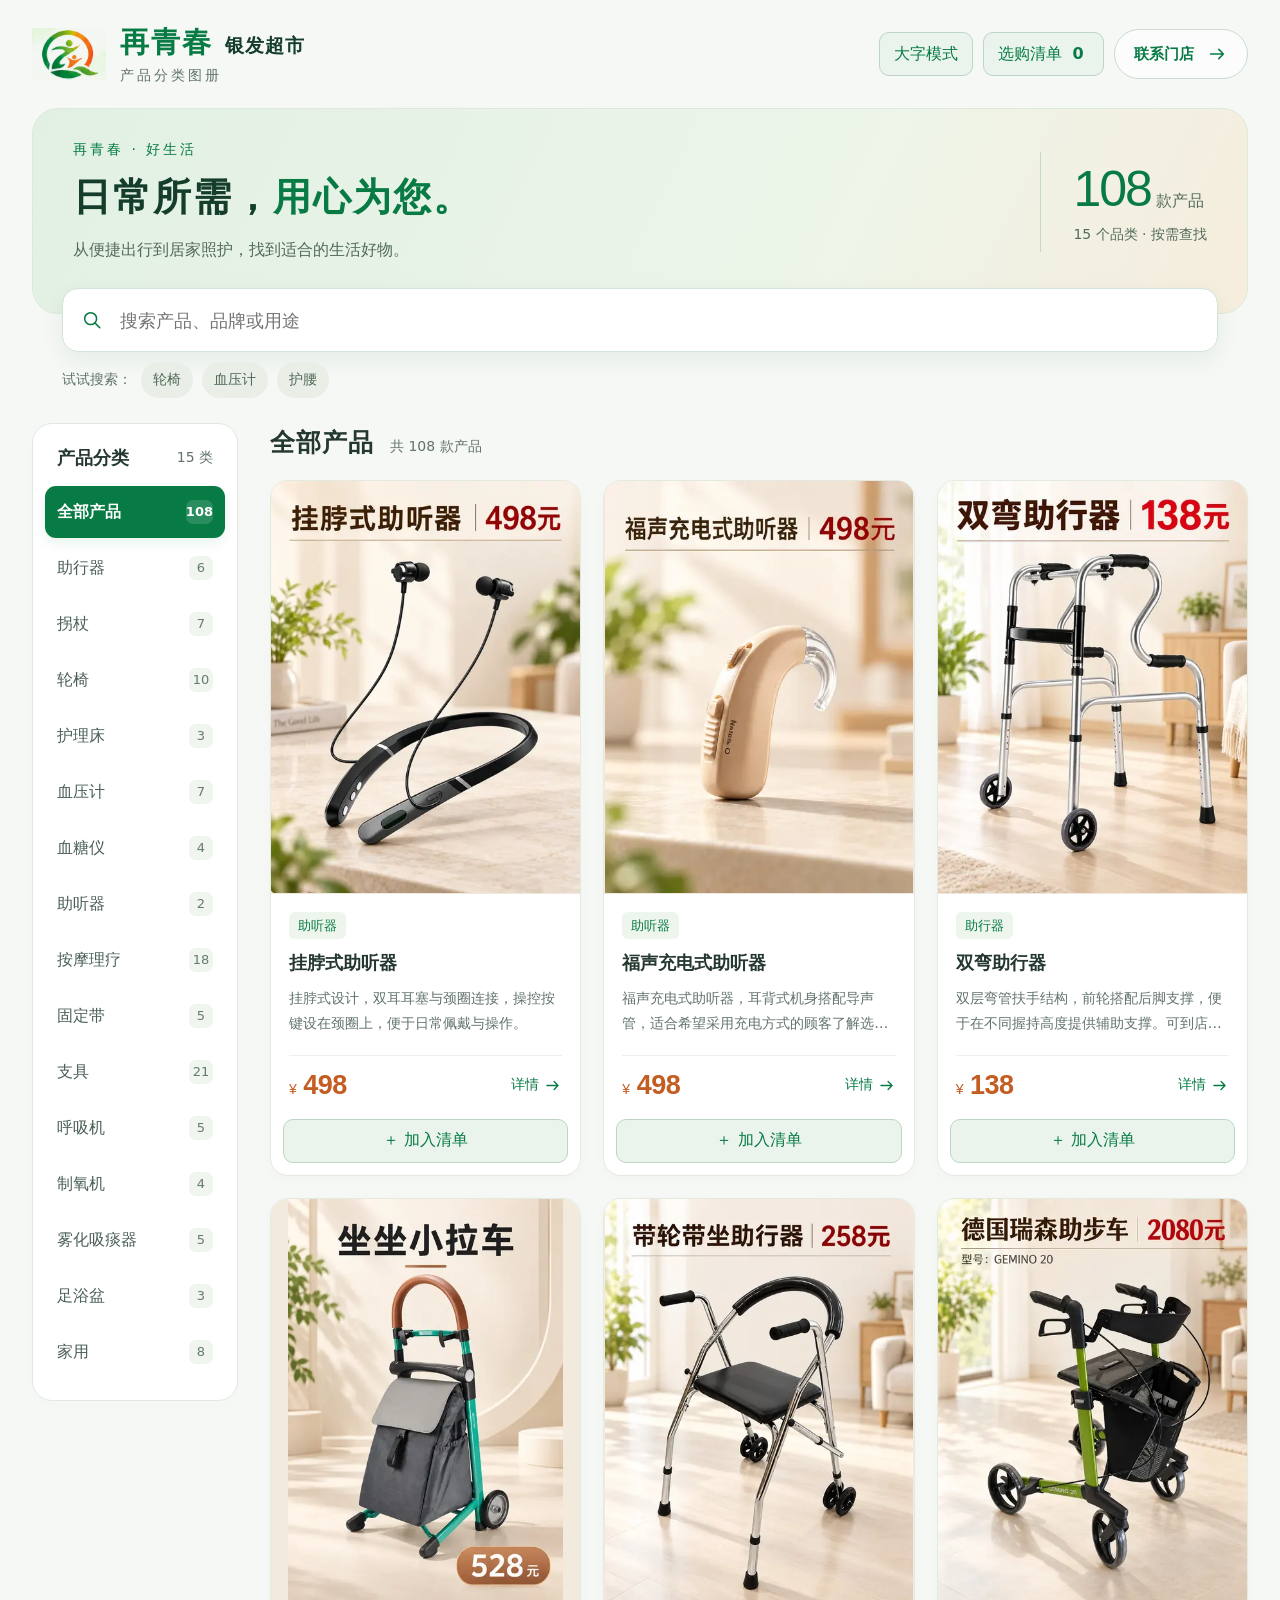
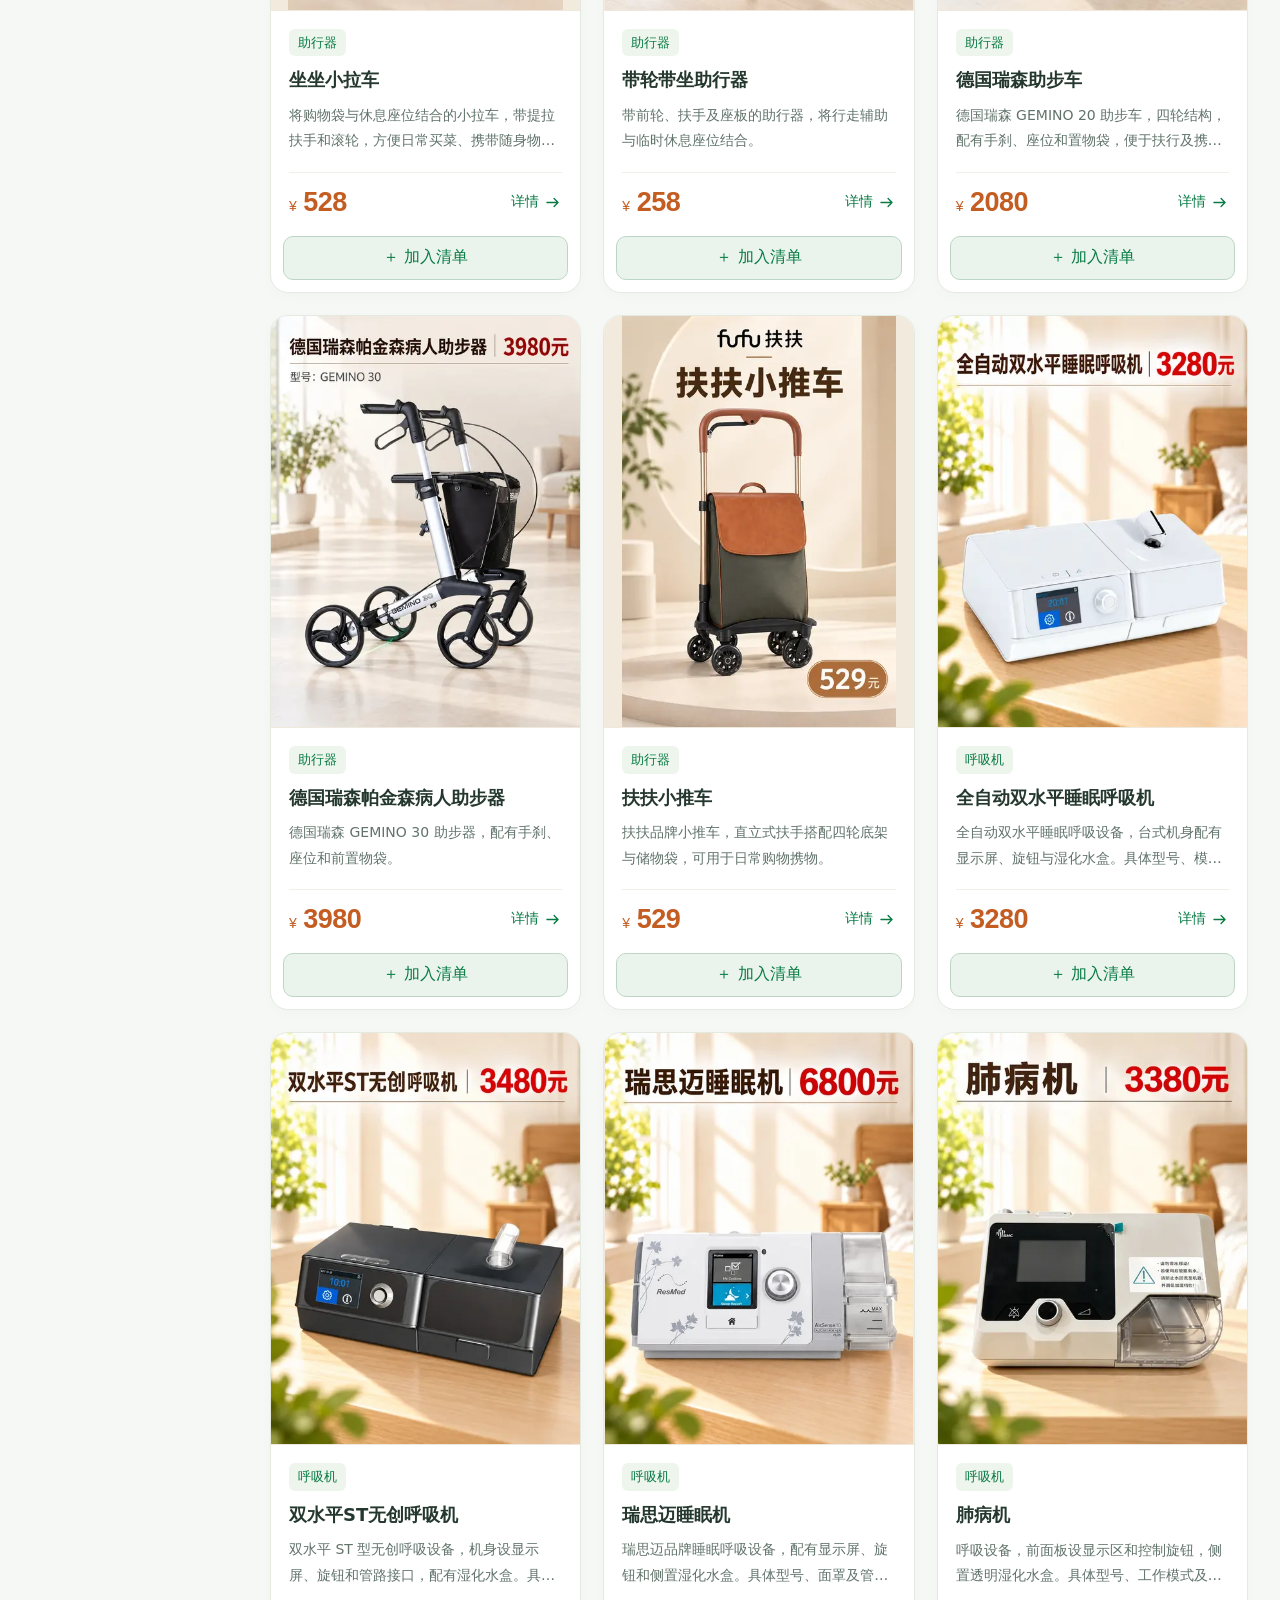
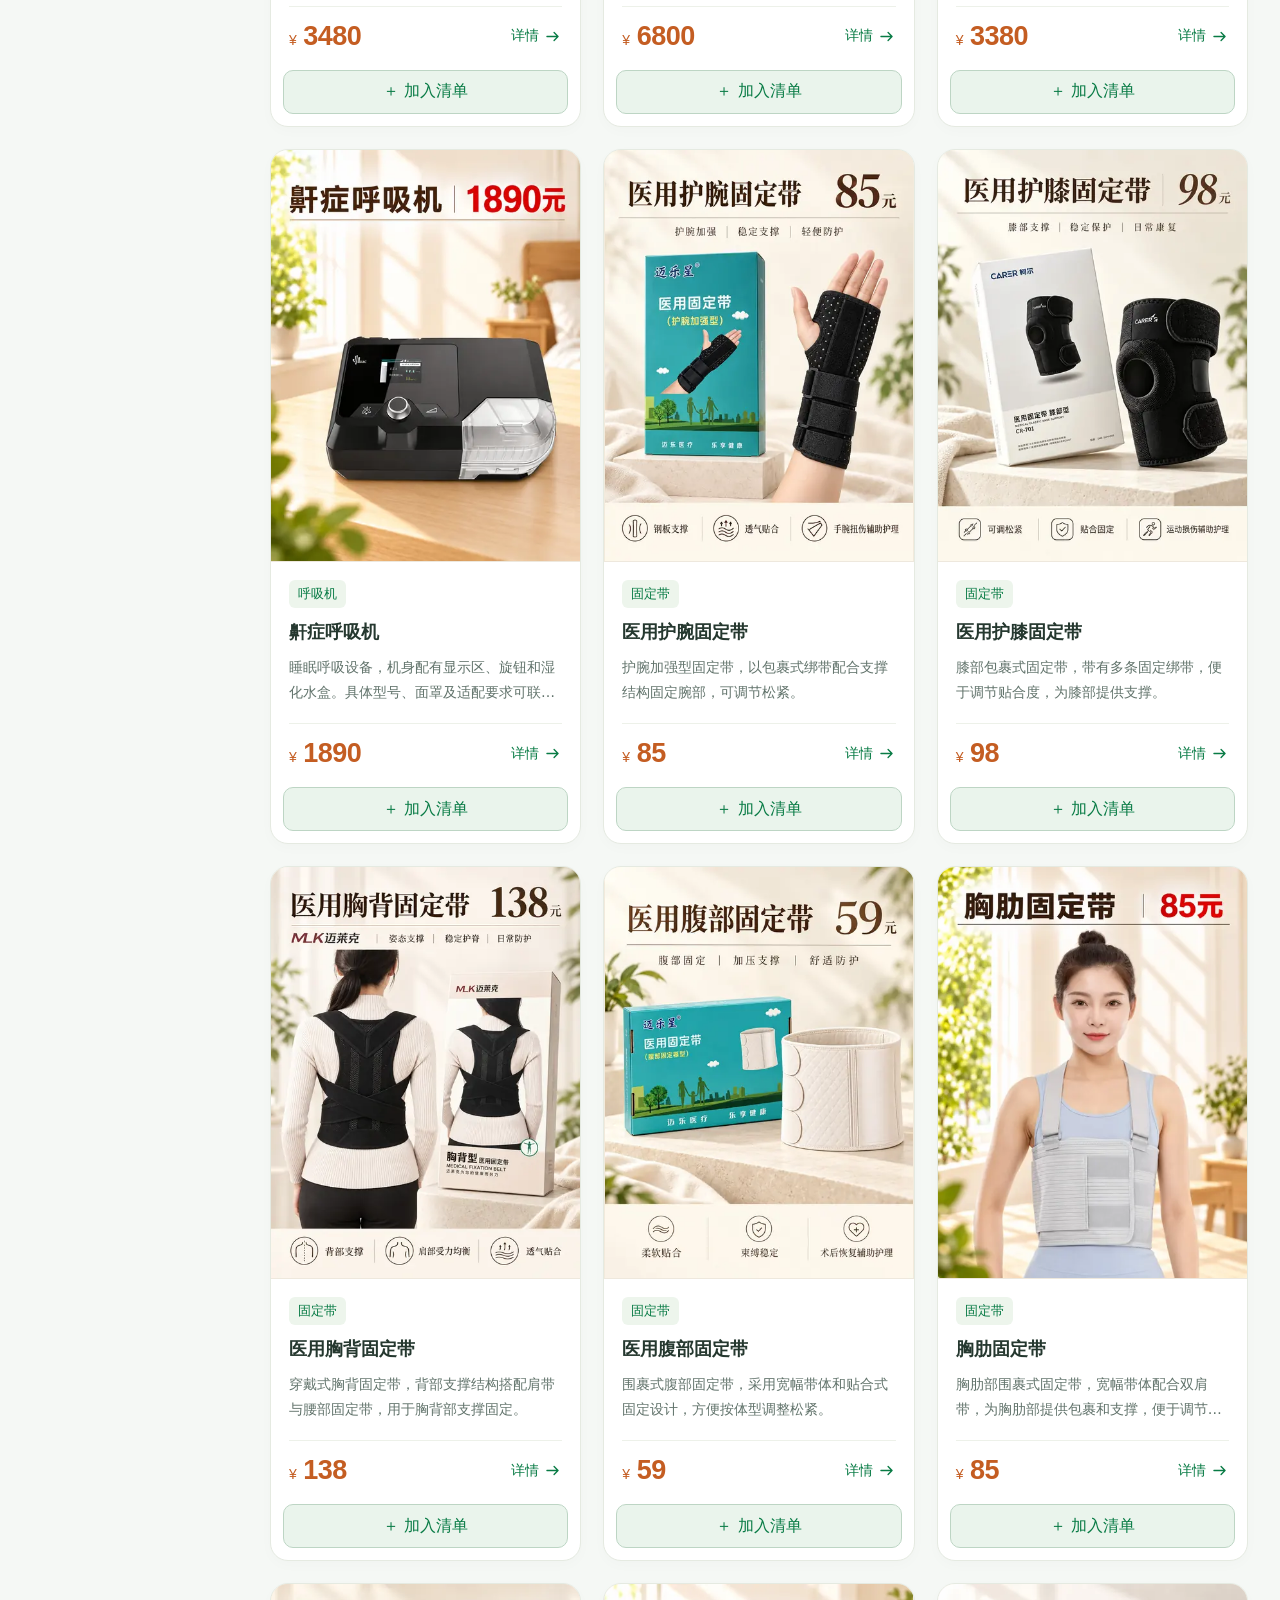
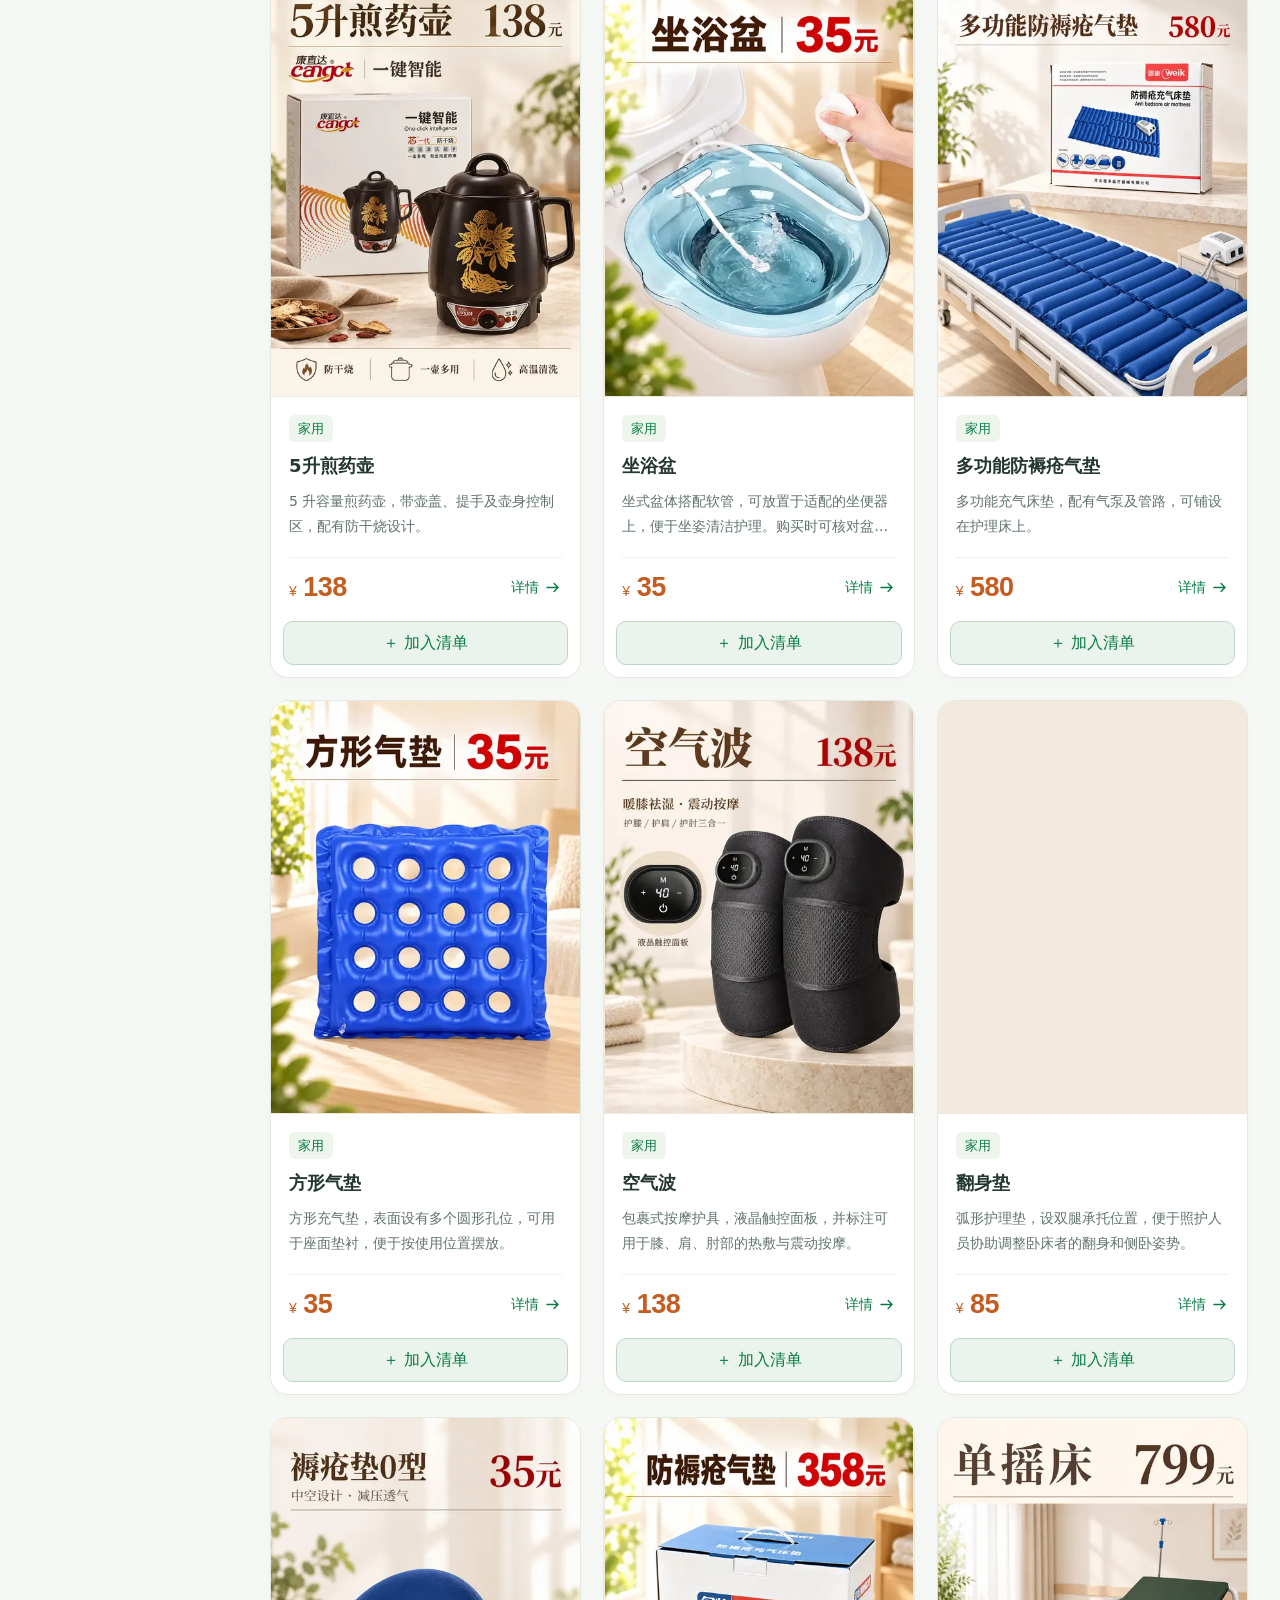
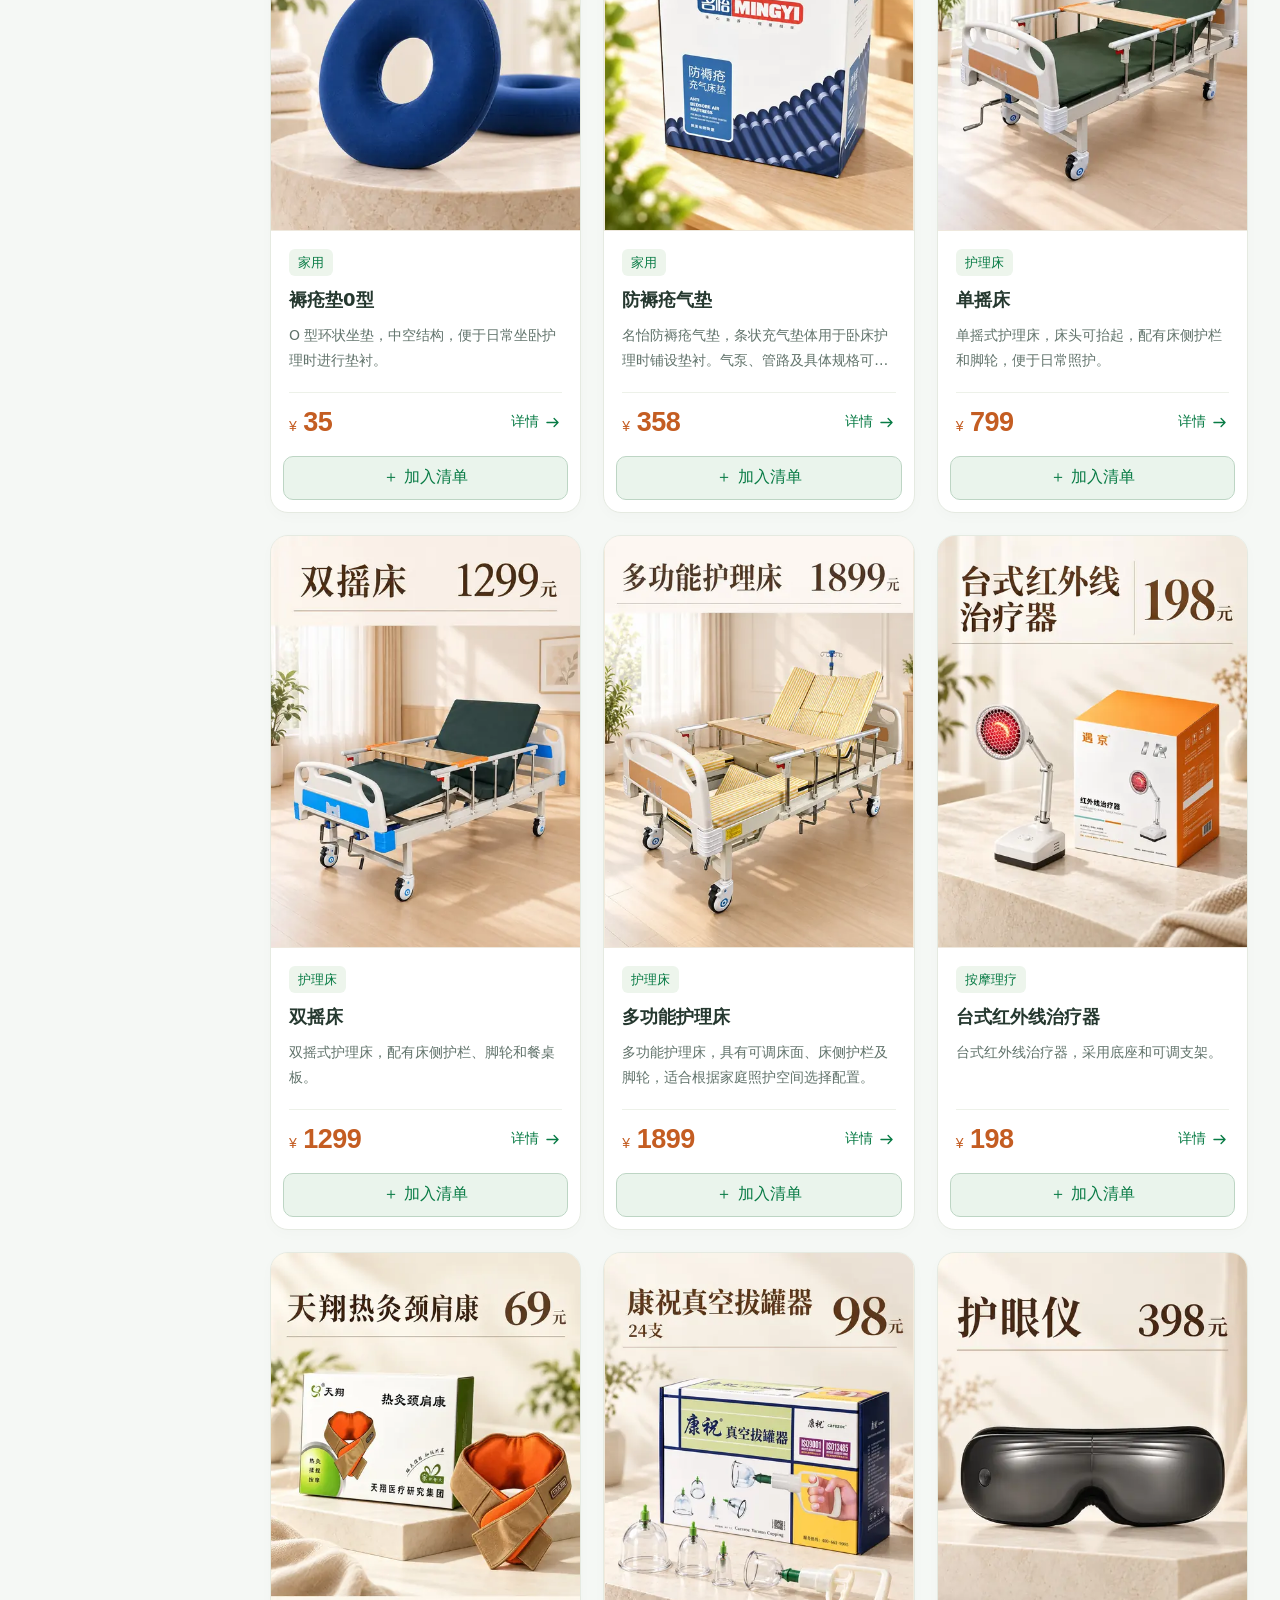
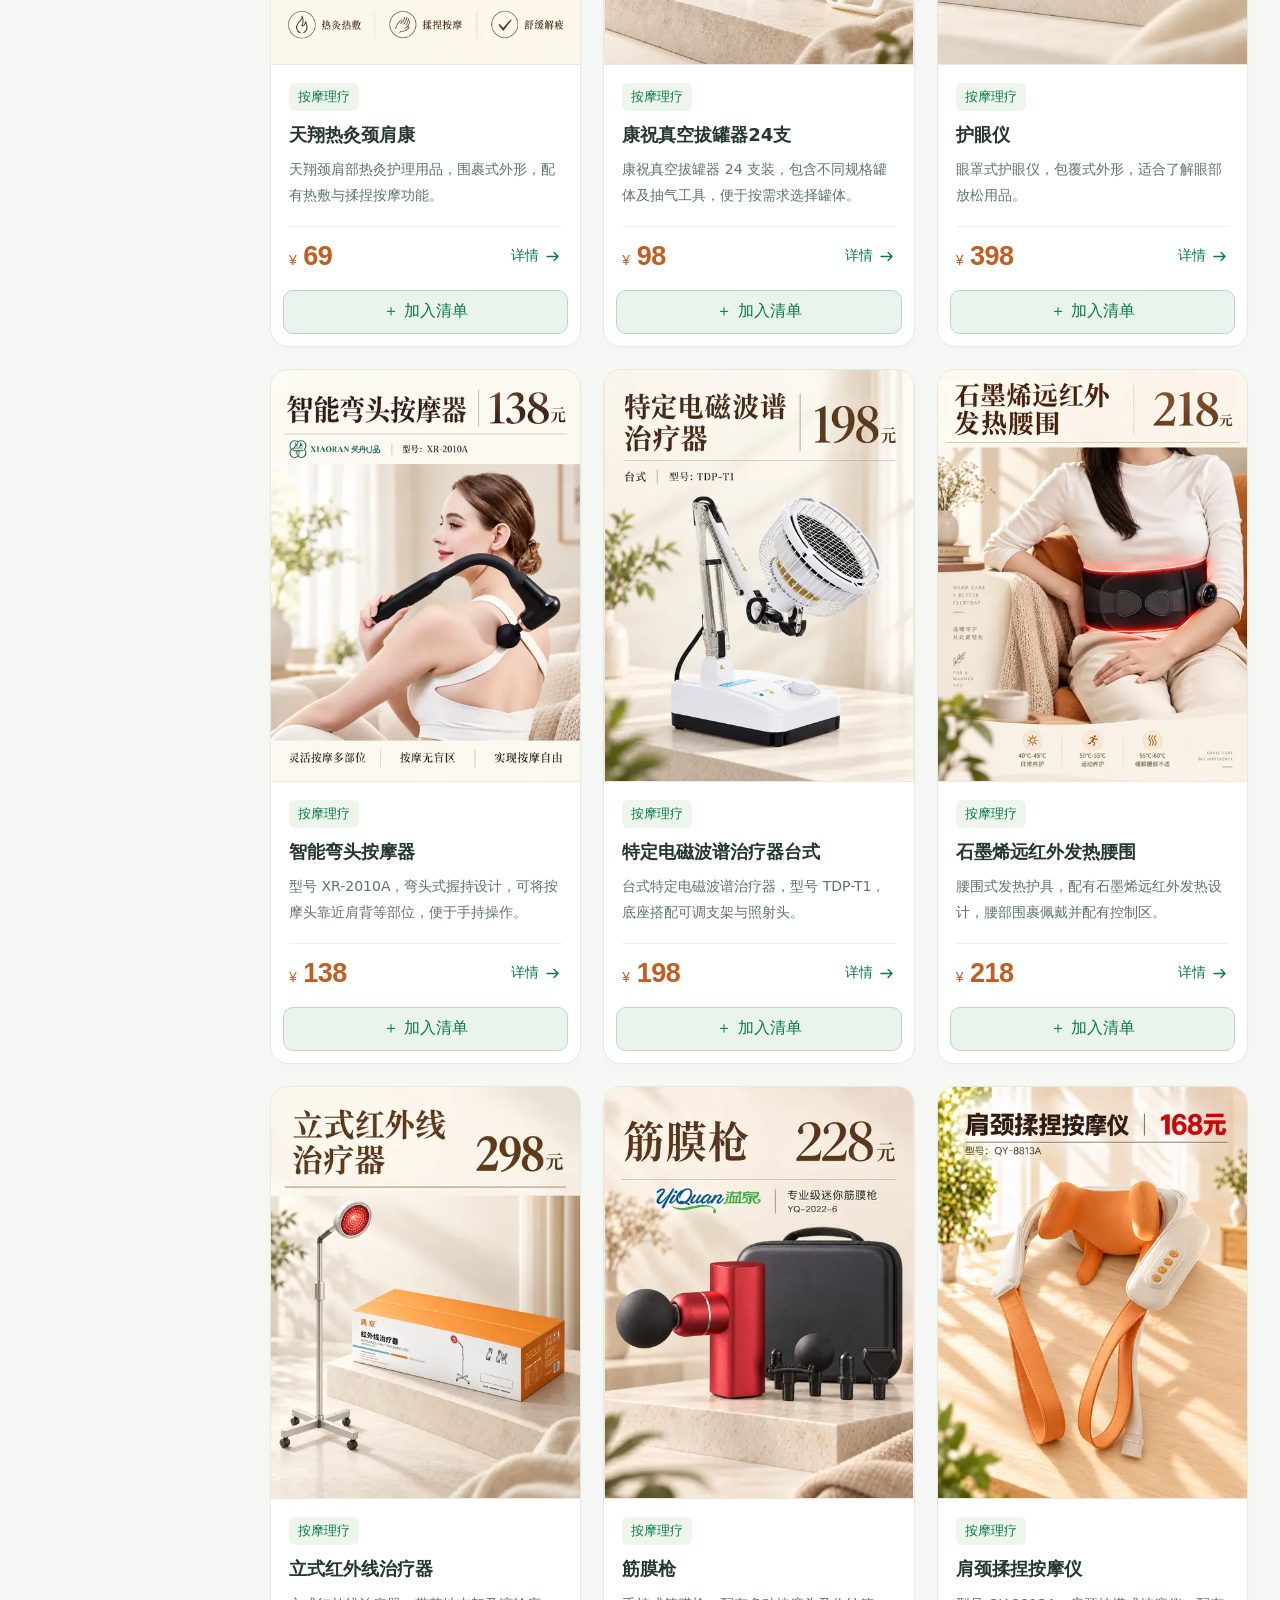
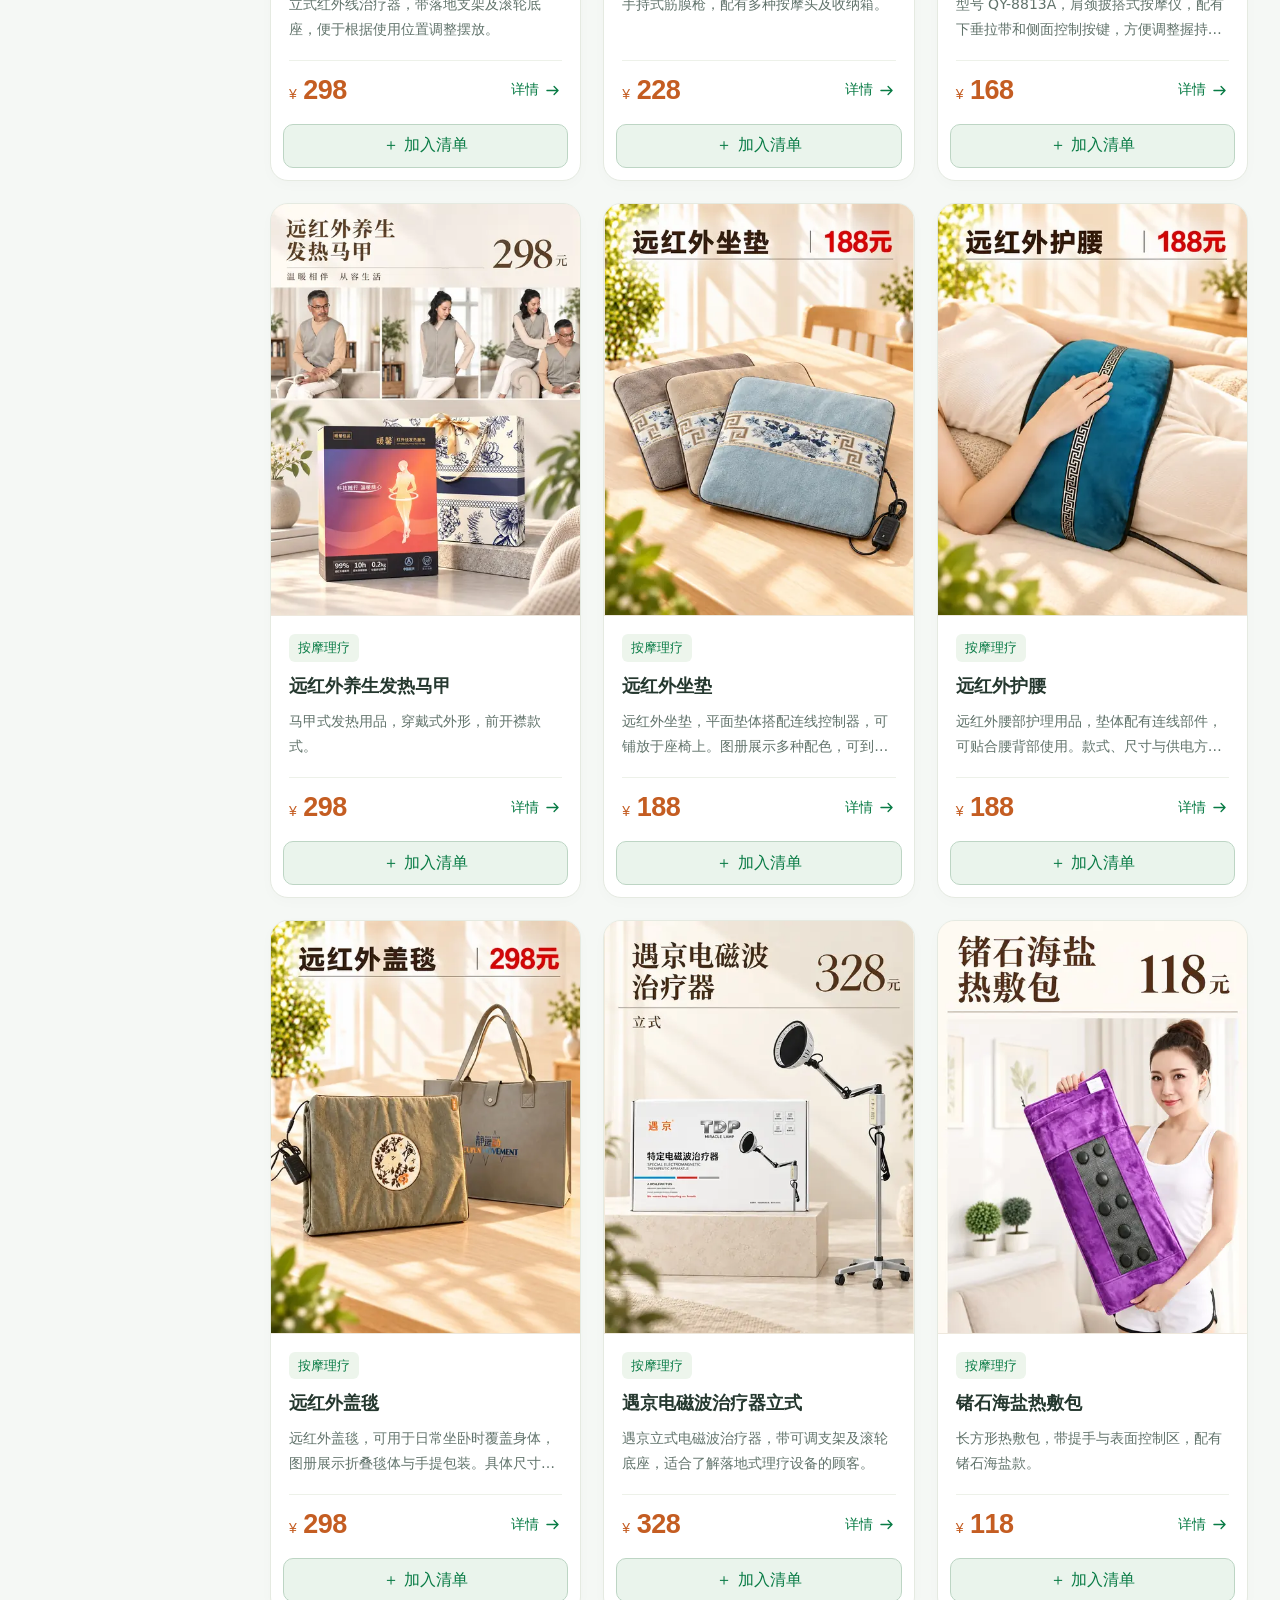
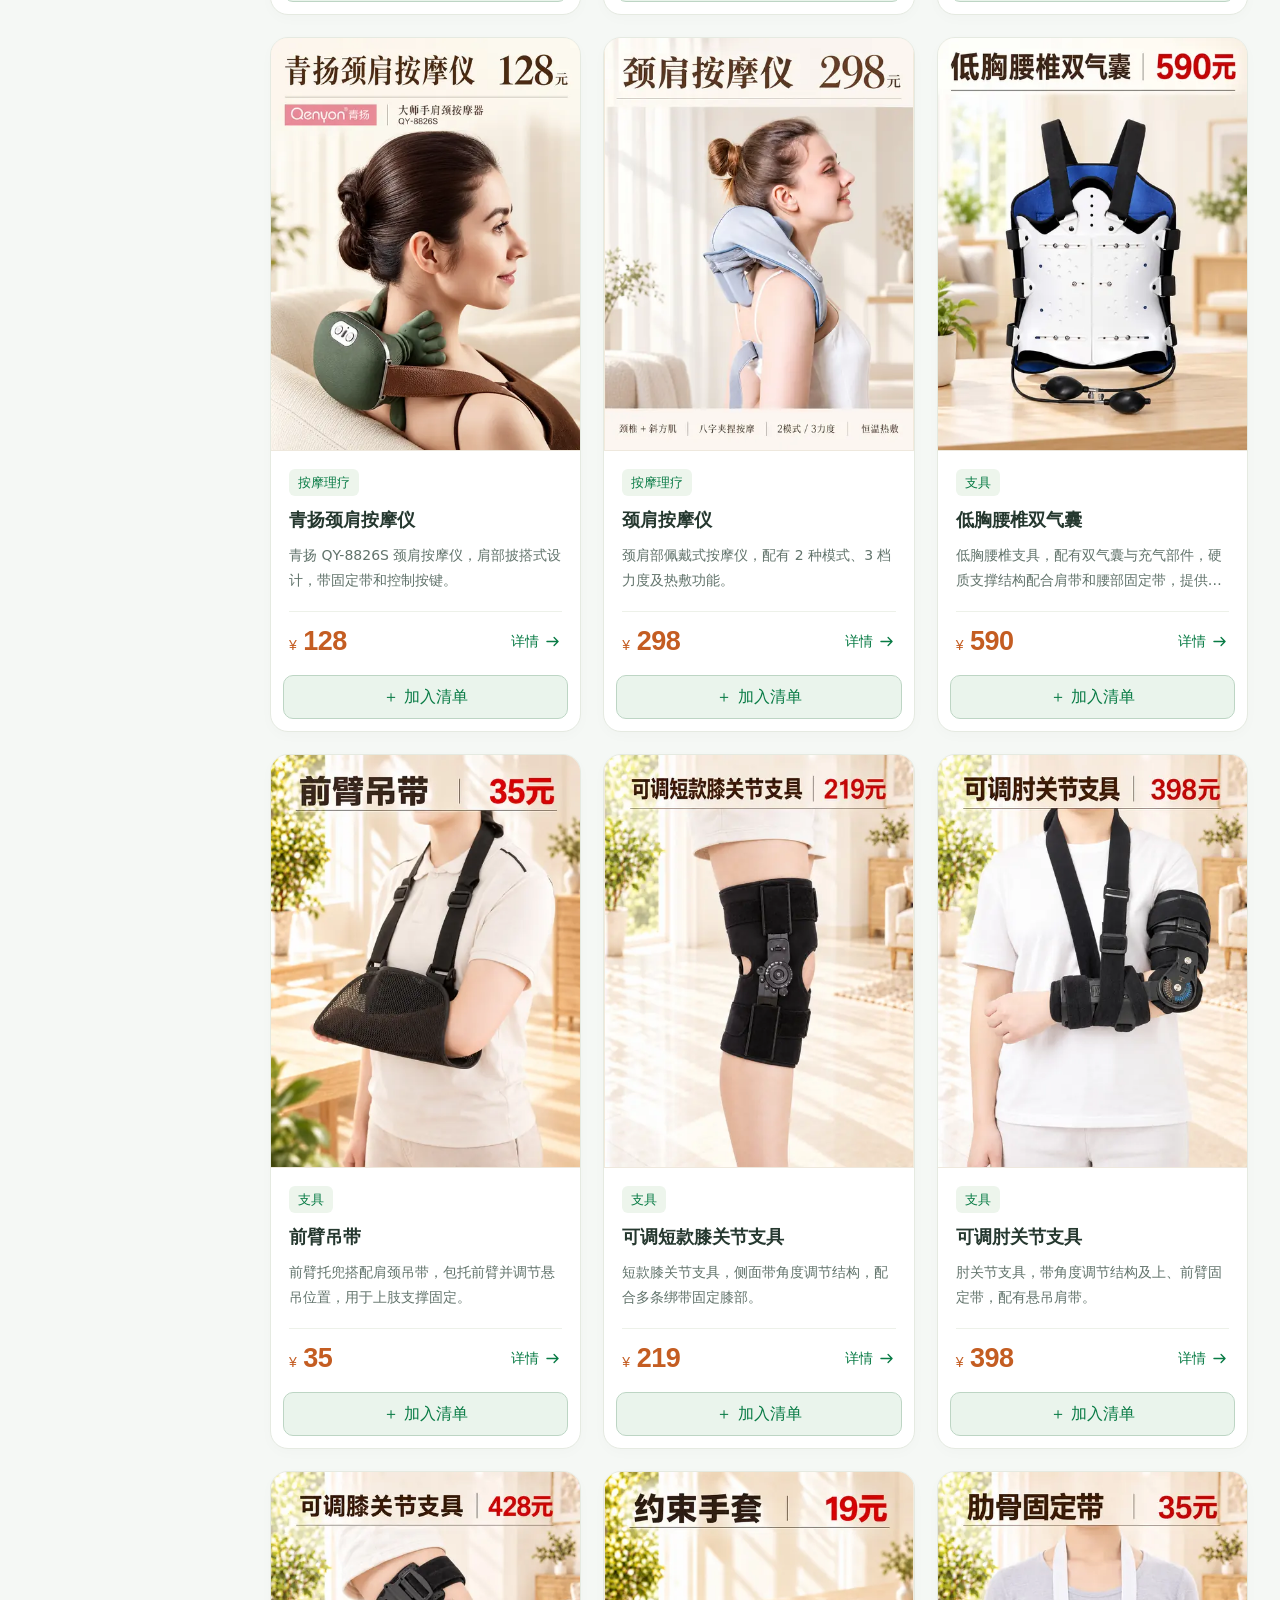
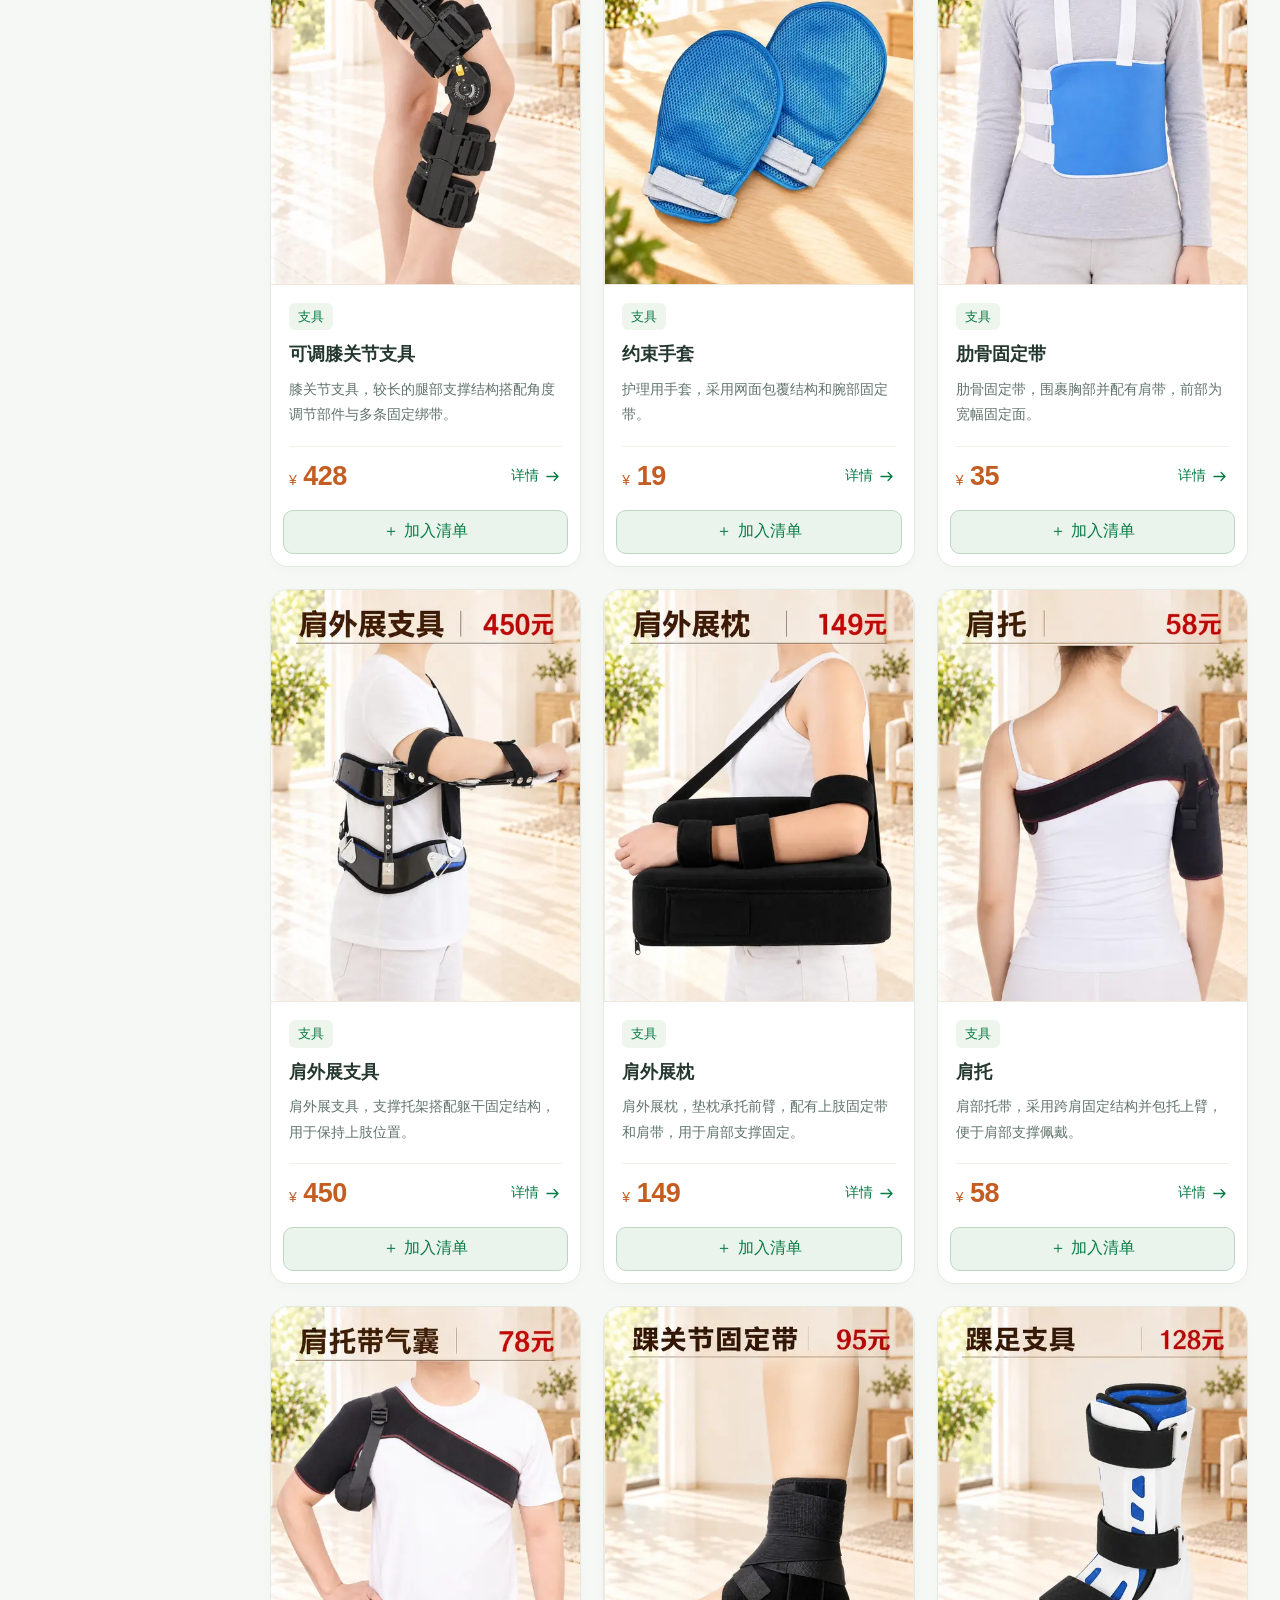
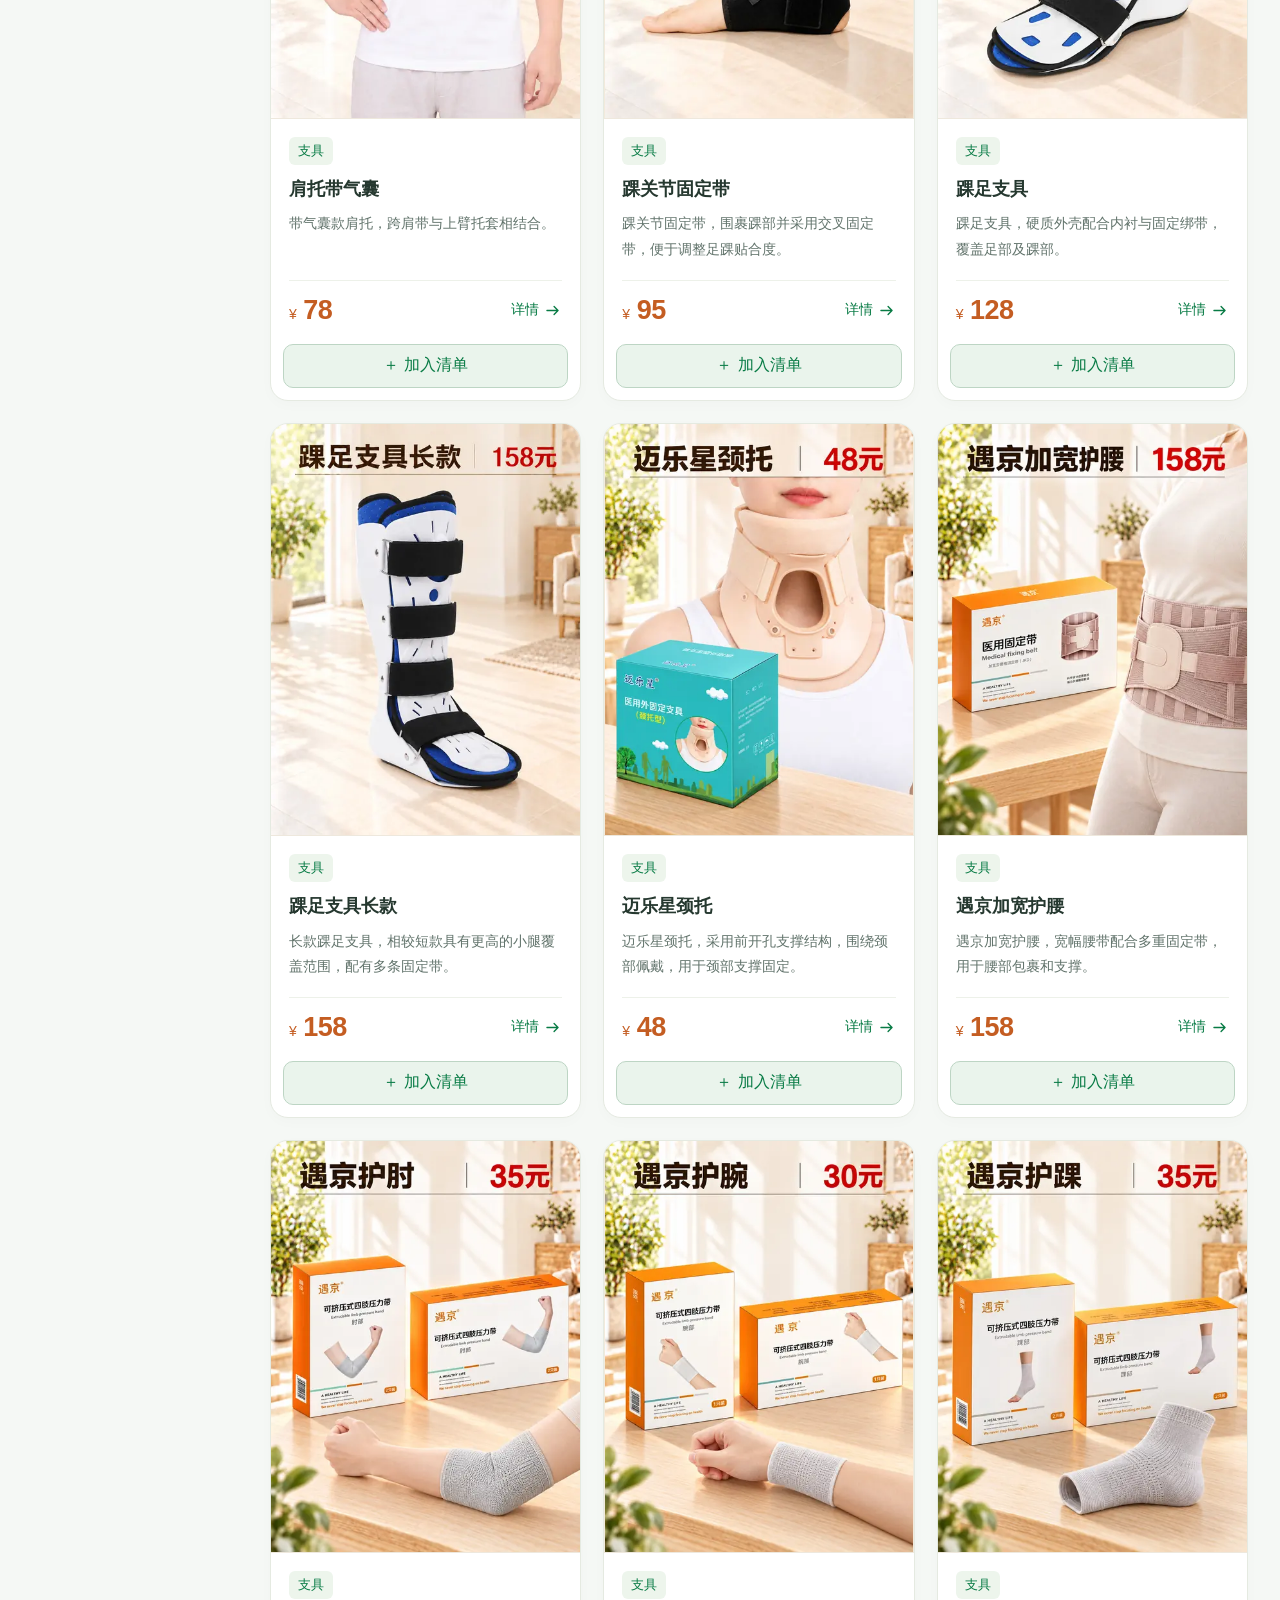
<file: index.html>
<!doctype html>
<html lang="zh-CN"><head><meta charset="utf-8"><meta name="viewport" content="width=device-width,initial-scale=1,viewport-fit=cover"><meta name="theme-color" content="#087b45"><meta name="description" content="再青春银发超市产品分类图册，浏览助行、护理、健康监测等108款产品，搜索产品介绍并联系门店。"><title>再青春银发超市 · 产品图册</title><link rel="icon" href="assets/logo.png"><link rel="stylesheet" href="style.css?v=20260916-features2"></head>
<body>
<header class="brandbar"><a class="brand" href="#" aria-label="再青春银发超市首页"><img src="assets/logo.png" alt="再青春银发超市标志" width="70" height="50"><span><strong>再青春<span class="brand-sub">银发超市</span></strong><small>产品分类图册</small></span></a><div class="header-actions"><button id="large-text" class="utility-button" aria-pressed="false">大字模式</button><button class="utility-button list-trigger">选购清单 <span data-list-count>0</span></button><a class="desktop-contact" href="#store">联系门店 <svg class="ui-icon" viewBox="0 0 24 24" aria-hidden="true"><path d="M5 12h14m-5-5 5 5-5 5"/></svg></a></div></header>
<main>
<section class="intro"><div><p class="eyebrow">再青春 · 好生活</p><h1>日常所需，<span>用心为您。</span></h1><p>从便捷出行到居家照护，找到适合的生活好物。</p></div><div class="catalog-stat"><strong>108</strong> 款产品<span>15 个品类 · 按需查找</span></div></section>
<section class="search-area" aria-label="搜索产品"><div class="search-box"><span><svg class="ui-icon" viewBox="0 0 24 24" aria-hidden="true"><circle cx="10.5" cy="10.5" r="6.5"/><path d="m16 16 4.5 4.5"/></svg></span><input id="search" type="search" placeholder="搜索产品、品牌或用途" aria-label="搜索产品、品牌或用途" autocomplete="off"><button id="clear" class="clear" hidden aria-label="清空搜索">清空</button></div><p>试试搜索：<button class="suggest" data-q="轮椅">轮椅</button><button class="suggest" data-q="血压计">血压计</button><button class="suggest" data-q="护腰">护腰</button></p></section>
<div class="catalog-layout" id="catalog"><aside class="category-panel"><div class="category-heading"><h2>产品分类</h2><span>15 类</span></div><nav id="categories" aria-label="产品分类"></nav></aside><section class="results" aria-labelledby="result-title"><div class="result-header"><div><h2 id="result-title">全部产品</h2><p id="result-count" role="status" aria-live="polite">共 108 款产品</p></div></div><div class="product-grid" id="grid"></div><div id="empty" class="empty" hidden><strong>暂未找到相关产品</strong><p>试试更短的名称，或清除筛选查看全部产品。</p><button id="reset" class="primary">查看全部产品</button></div><noscript>请开启浏览器 JavaScript，以使用产品分类及搜索功能。</noscript></section></div>
<section id="store" class="store"><div class="store-title"><p class="eyebrow">欢迎到店了解</p><h2>再青春银发超市</h2><p>产品选配、价格与库存，可直接联系门店。</p><a class="phone" href="tel:18435716527">184 3571 6527 <span>拨打电话 ↗</span></a></div><div class="store-info"><h3>门店地址</h3><p>尧都区功臣御苑一期西门<br>再青春银发超市</p><button class="store-nav primary map-trigger">选择地图导航 ↗</button><button id="copy-address" class="address-copy">复制门店地址</button><p class="navigation-hint">支持高德、百度、腾讯地图。请确认“功臣御苑一期西门”后开始导航。</p><h3>公交到店</h3><p>市区 12 路公交车<br>平水街北下车即到</p></div><figure class="contact-card"><img src="assets/contact.png" alt="门店微信二维码、地址与电话：18435716527" loading="lazy" width="581" height="124"><figcaption>长按图片识别二维码，或使用微信扫一扫</figcaption></figure></section>

</main>
<nav class="mobile-bottom" aria-label="快捷导航"><a href="#catalog"><svg class="ui-icon" viewBox="0 0 24 24" aria-hidden="true"><rect x="3" y="3" width="7" height="7" rx="1.5"/><rect x="14" y="3" width="7" height="7" rx="1.5"/><rect x="3" y="14" width="7" height="7" rx="1.5"/><rect x="14" y="14" width="7" height="7" rx="1.5"/></svg><span>产品分类</span></a><button class="map-trigger mobile-map"><svg class="ui-icon" viewBox="0 0 24 24" aria-hidden="true"><path d="M20 10c0 6-8 11-8 11S4 16 4 10a8 8 0 1 1 16 0Z"/><circle cx="12" cy="10" r="2.5"/></svg><span>到店导航</span></button><button class="list-trigger mobile-list">清单 <span data-list-count>0</span></button><a class="call" href="tel:18435716527"><svg class="ui-icon" viewBox="0 0 24 24" aria-hidden="true"><path d="M8 3H4a1 1 0 0 0-1 1c0 9.4 7.6 17 17 17a1 1 0 0 0 1-1v-4l-5-2-2 2a13 13 0 0 1-6-6l2-2-2-5Z"/></svg>电话咨询</a></nav>
<dialog id="detail" aria-labelledby="detail-title"><div class="dialog-top"><span>产品详情</span><button id="close" aria-label="关闭产品详情">✕</button></div><div class="detail-layout"><img id="detail-image" alt=""><div class="detail-copy"><span id="detail-category" class="tag"></span><h2 id="detail-title"></h2><p id="detail-price" class="detail-price"></p><h3>产品介绍</h3><p id="detail-description"></p><div class="detail-tools"><button id="detail-add" class="primary">加入选购清单</button><button id="share-product" class="secondary">分享给好友</button><button id="copy-product" class="secondary">复制单品链接</button></div><p class="feature-help">手机分享菜单中可选择微信；微信内请通过右上角“…”发送给朋友。</p><p class="feedback" role="status" aria-live="polite" data-feedback></p><a class="primary" href="tel:18435716527">电话咨询这款产品</a><button id="detail-store" class="secondary">查看门店地址</button></div></div></dialog>

<dialog id="shopping-list" aria-labelledby="list-title">
 <div class="dialog-top"><h2 id="list-title">我的选购清单</h2><button id="close-list" aria-label="关闭选购清单">✕</button></div>
 <div class="list-content"><p class="feature-help" id="list-storage-note">清单保存在当前设备的此浏览器中，到店后可直接给店员看。</p>
 <div id="list-items"></div><p id="list-empty" class="list-empty">还没有选购商品，先去看看喜欢的产品吧。</p>
 <div class="list-summary" aria-live="polite"><p id="list-summary"></p><p>参考合计 <strong id="list-total">¥ 0</strong></p><p class="feature-help">清单用于到店选购，不是订单；价格与库存请以门店确认为准。</p></div>
 <p class="feedback" role="status" aria-live="polite" data-feedback></p>
 <div class="list-actions"><button id="copy-list" class="primary">复制清单</button><button id="continue-shopping" class="secondary">继续选购</button><button id="clear-list" class="text-button">清空清单</button></div></div>
</dialog>
<dialog id="copy-dialog" aria-labelledby="copy-title"><div class="dialog-top"><h2 id="copy-title">长按或全选复制</h2><button id="close-copy" aria-label="关闭复制窗口">✕</button></div><div class="list-content"><p class="feature-help">浏览器未允许自动复制，请复制下方内容。</p><textarea id="copy-value" readonly aria-label="待复制内容" rows="6"></textarea></div></dialog>
<dialog id="map-dialog" aria-labelledby="map-title"><div class="dialog-top"><h2 id="map-title">选择地图导航</h2><button id="close-map" aria-label="关闭地图选择">✕</button></div><div class="list-content"><p class="map-address">临汾市尧都区功臣御苑一期西门<br>再青春银发超市</p><div class="map-options"><a class="map-choice secondary" href="https://uri.amap.com/search?keyword=%E4%B8%B4%E6%B1%BE%E5%B8%82%E5%B0%A7%E9%83%BD%E5%8C%BA%E5%8A%9F%E8%87%A3%E5%BE%A1%E8%8B%91%E4%B8%80%E6%9C%9F%E8%A5%BF%E9%97%A8&amp;city=%E4%B8%B4%E6%B1%BE&amp;view=map&amp;src=zaiqingchun&amp;callnative=1" target="_blank" rel="noopener noreferrer">高德地图<span aria-hidden="true">↗</span></a><a class="map-choice secondary" href="https://api.map.baidu.com/place/search?query=%E4%B8%B4%E6%B1%BE%E5%B8%82%E5%B0%A7%E9%83%BD%E5%8C%BA%E5%8A%9F%E8%87%A3%E5%BE%A1%E8%8B%91%E4%B8%80%E6%9C%9F%E8%A5%BF%E9%97%A8&amp;region=%E4%B8%B4%E6%B1%BE%E5%B8%82&amp;output=html&amp;src=webapp.zaiqingchun.catalog" target="_blank" rel="noopener noreferrer">百度地图<span aria-hidden="true">↗</span></a><a class="map-choice secondary" href="https://apis.map.qq.com/uri/v1/search?keyword=%E4%B8%B4%E6%B1%BE%E5%B8%82%E5%B0%A7%E9%83%BD%E5%8C%BA%E5%8A%9F%E8%87%A3%E5%BE%A1%E8%8B%91%E4%B8%80%E6%9C%9F%E8%A5%BF%E9%97%A8&amp;region=%E4%B8%B4%E6%B1%BE%E5%B8%82&amp;referer=zaiqingchun" target="_blank" rel="noopener noreferrer">腾讯地图<span aria-hidden="true">↗</span></a></div><p class="feature-help">打开后请确认目的地，再选择驾车、步行或公交路线。能否唤起地图 App 取决于手机和浏览器；未唤起时可使用地图网页。</p><p class="feature-help">微信中打不开？点击右上角“…”选择在浏览器打开，或复制地址到常用地图搜索。</p><button id="map-copy-address" class="secondary">复制门店地址</button><p class="feedback" data-feedback role="status" aria-live="polite"></p></div></dialog>
<dialog id="share-guide" aria-labelledby="share-title"><div class="dialog-top"><h2 id="share-title">分享给微信好友</h2><button id="close-share-guide" aria-label="关闭分享提示">✕</button></div><div class="list-content"><p id="share-guide-text" class="share-instructions"></p><p id="share-guide-product" class="feature-help"></p><div class="list-actions"><button id="share-guide-done" class="primary">知道了</button><button id="share-guide-copy" class="secondary">备用：复制单品链接</button></div><p class="feedback" data-feedback role="status" aria-live="polite"></p></div></dialog>
<p class="feedback toast" role="status" aria-live="polite" data-feedback></p>
<script src="products.js?v=20261018-canes"></script><script src="app.js?v=20261018-canes"></script><script src="features.js?v=20260917-thumbs1"></script><script>
  function __send(t,d){ window.parent.postMessage(Object.assign({isStreamlitMessage:true,type:t},d),"*"); }
  function __setH(h){ __send("streamlit:setFrameHeight",{height:h}); }
  __send("streamlit:componentReady",{apiVersion:1});
  function __syncH(){ try{ __setH(document.documentElement.scrollHeight); }catch(e){} }
  window.addEventListener("load", function(){ setTimeout(__syncH, 0); });
  window.addEventListener("resize", __syncH);
  setInterval(__syncH, 500);
</script>
</body></html>
</file>
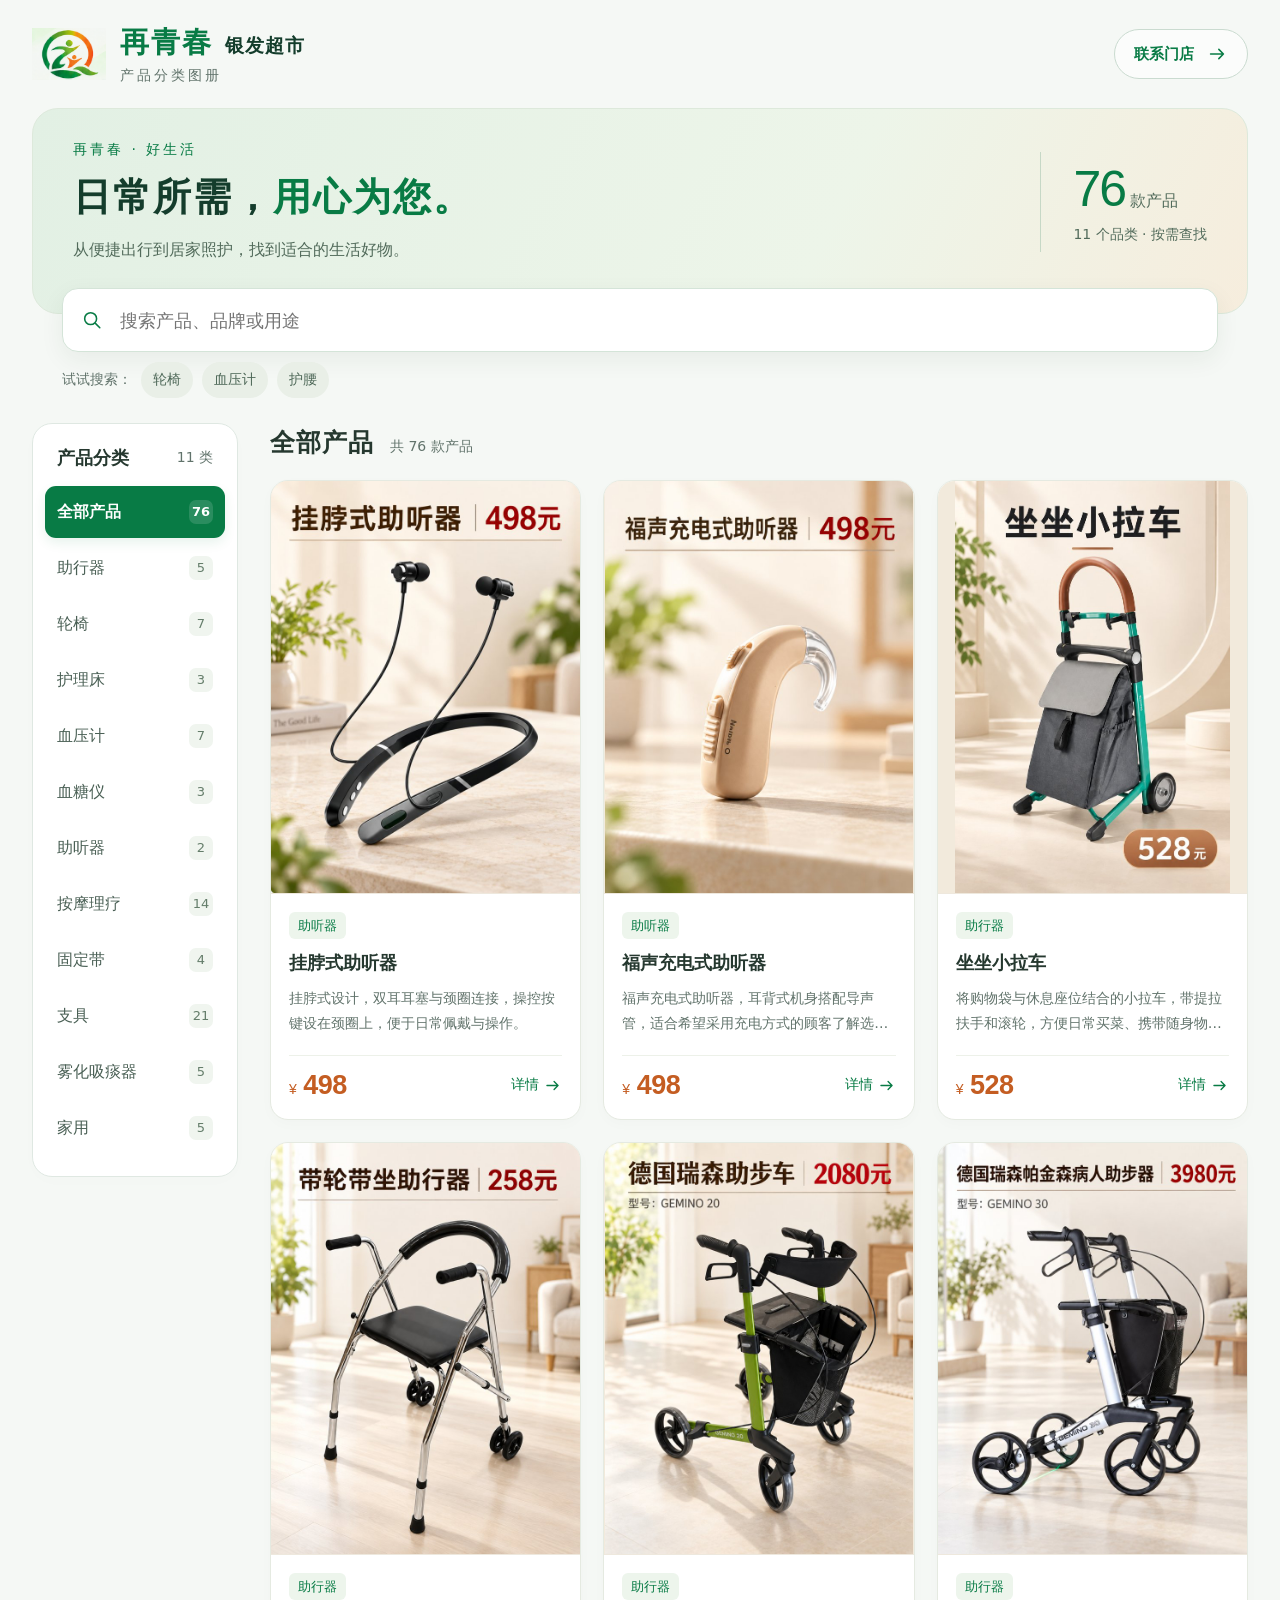
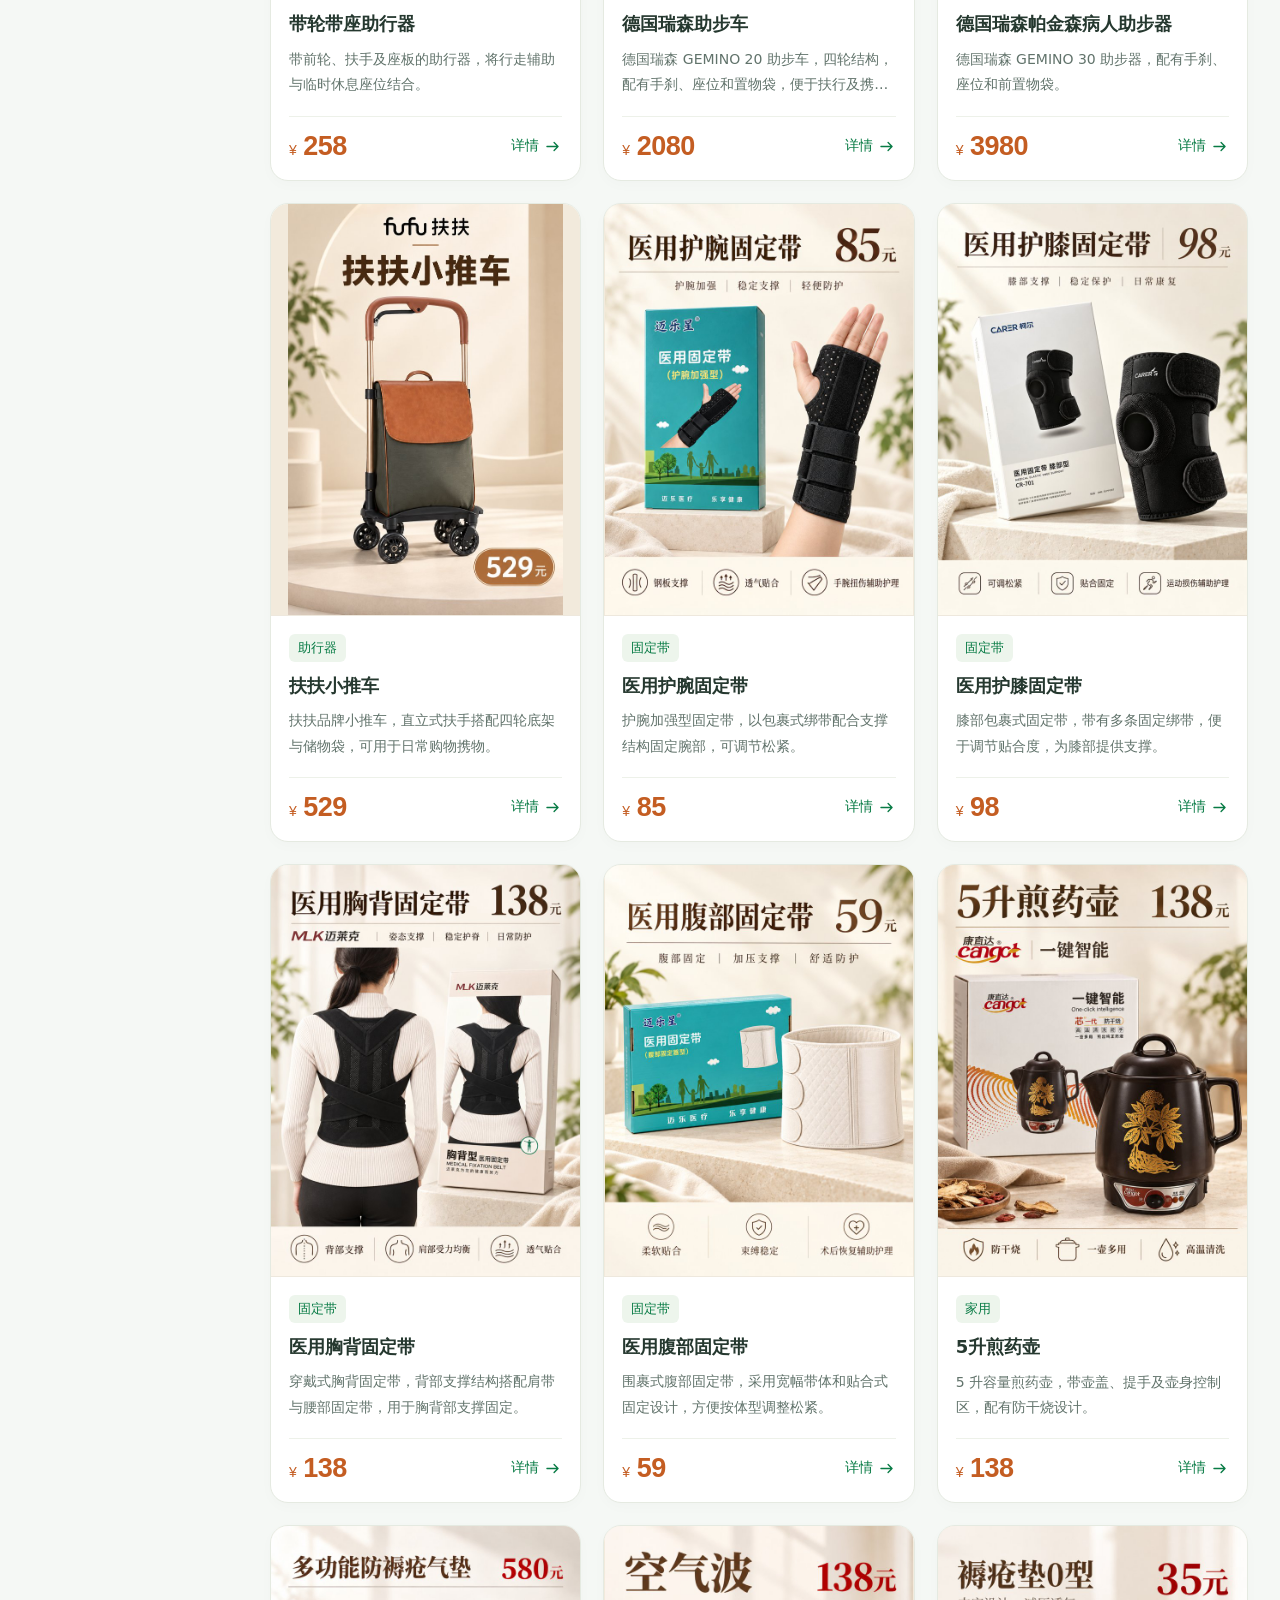
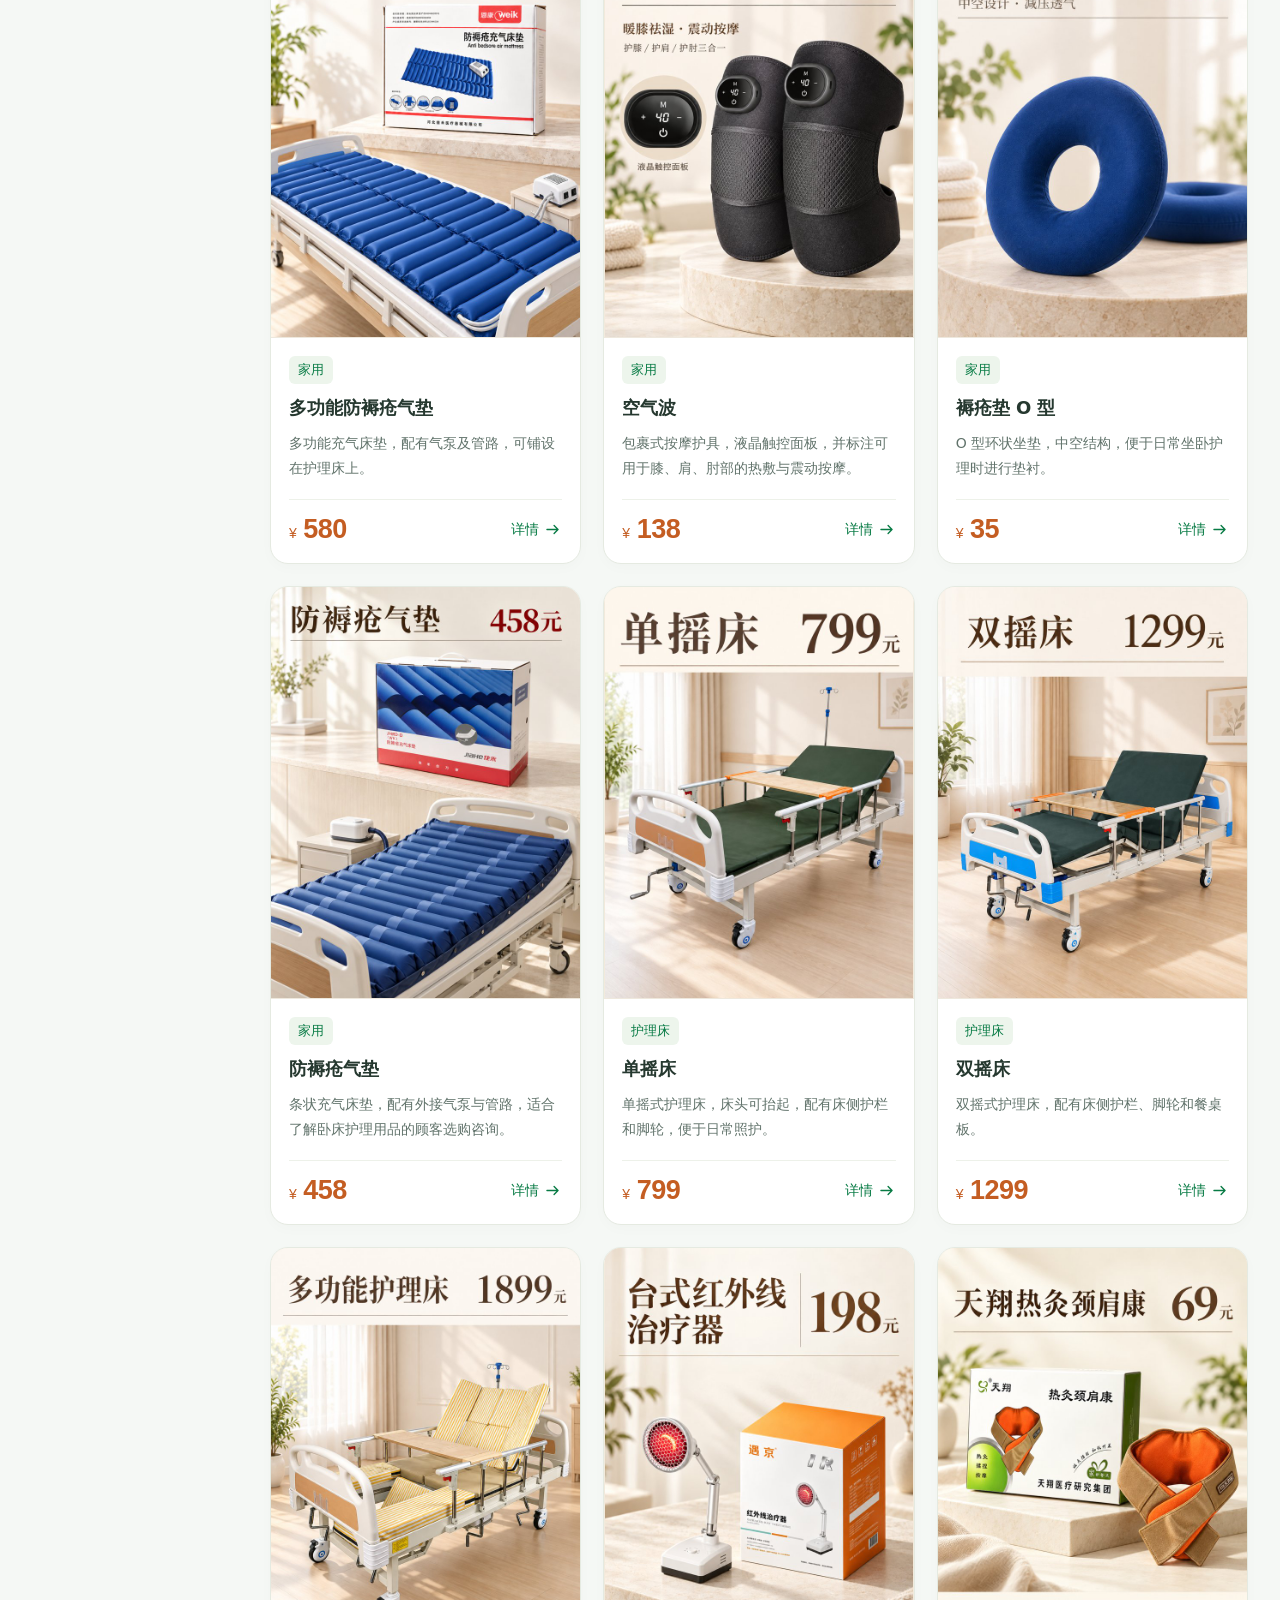
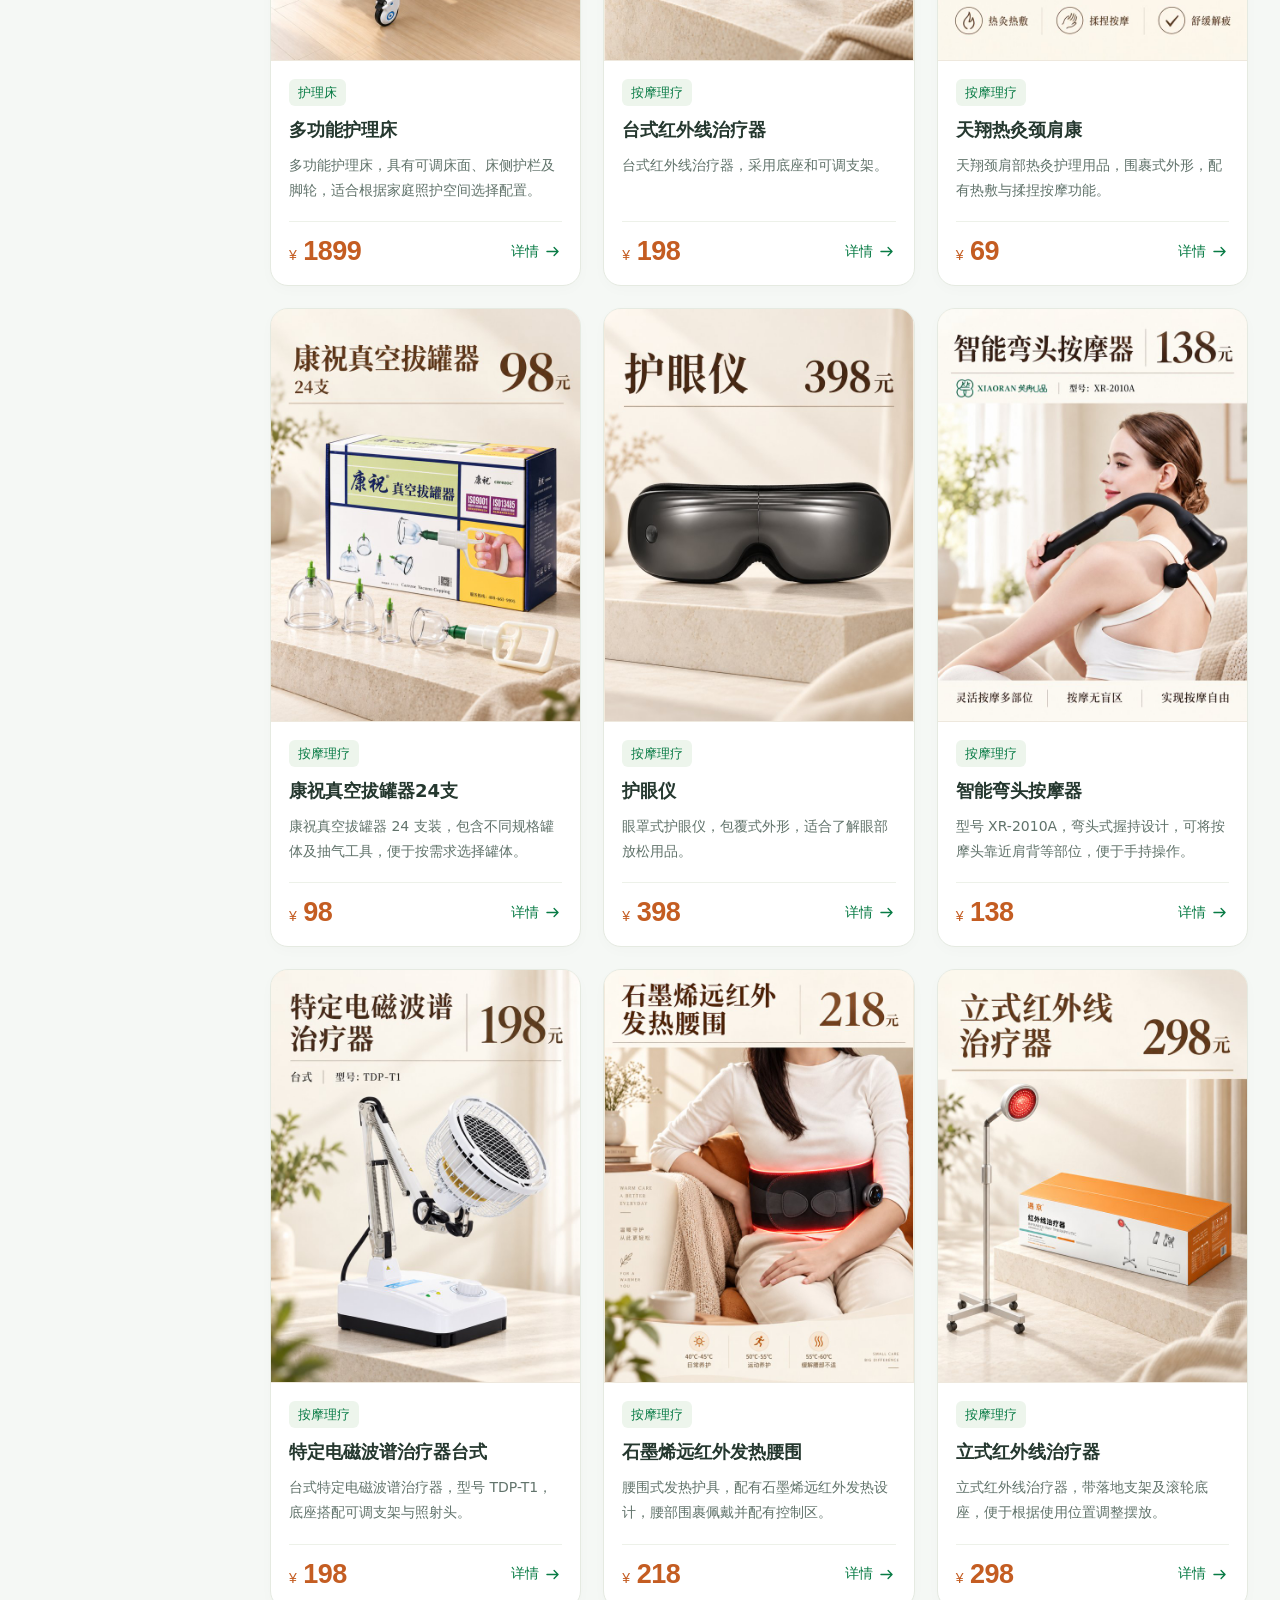
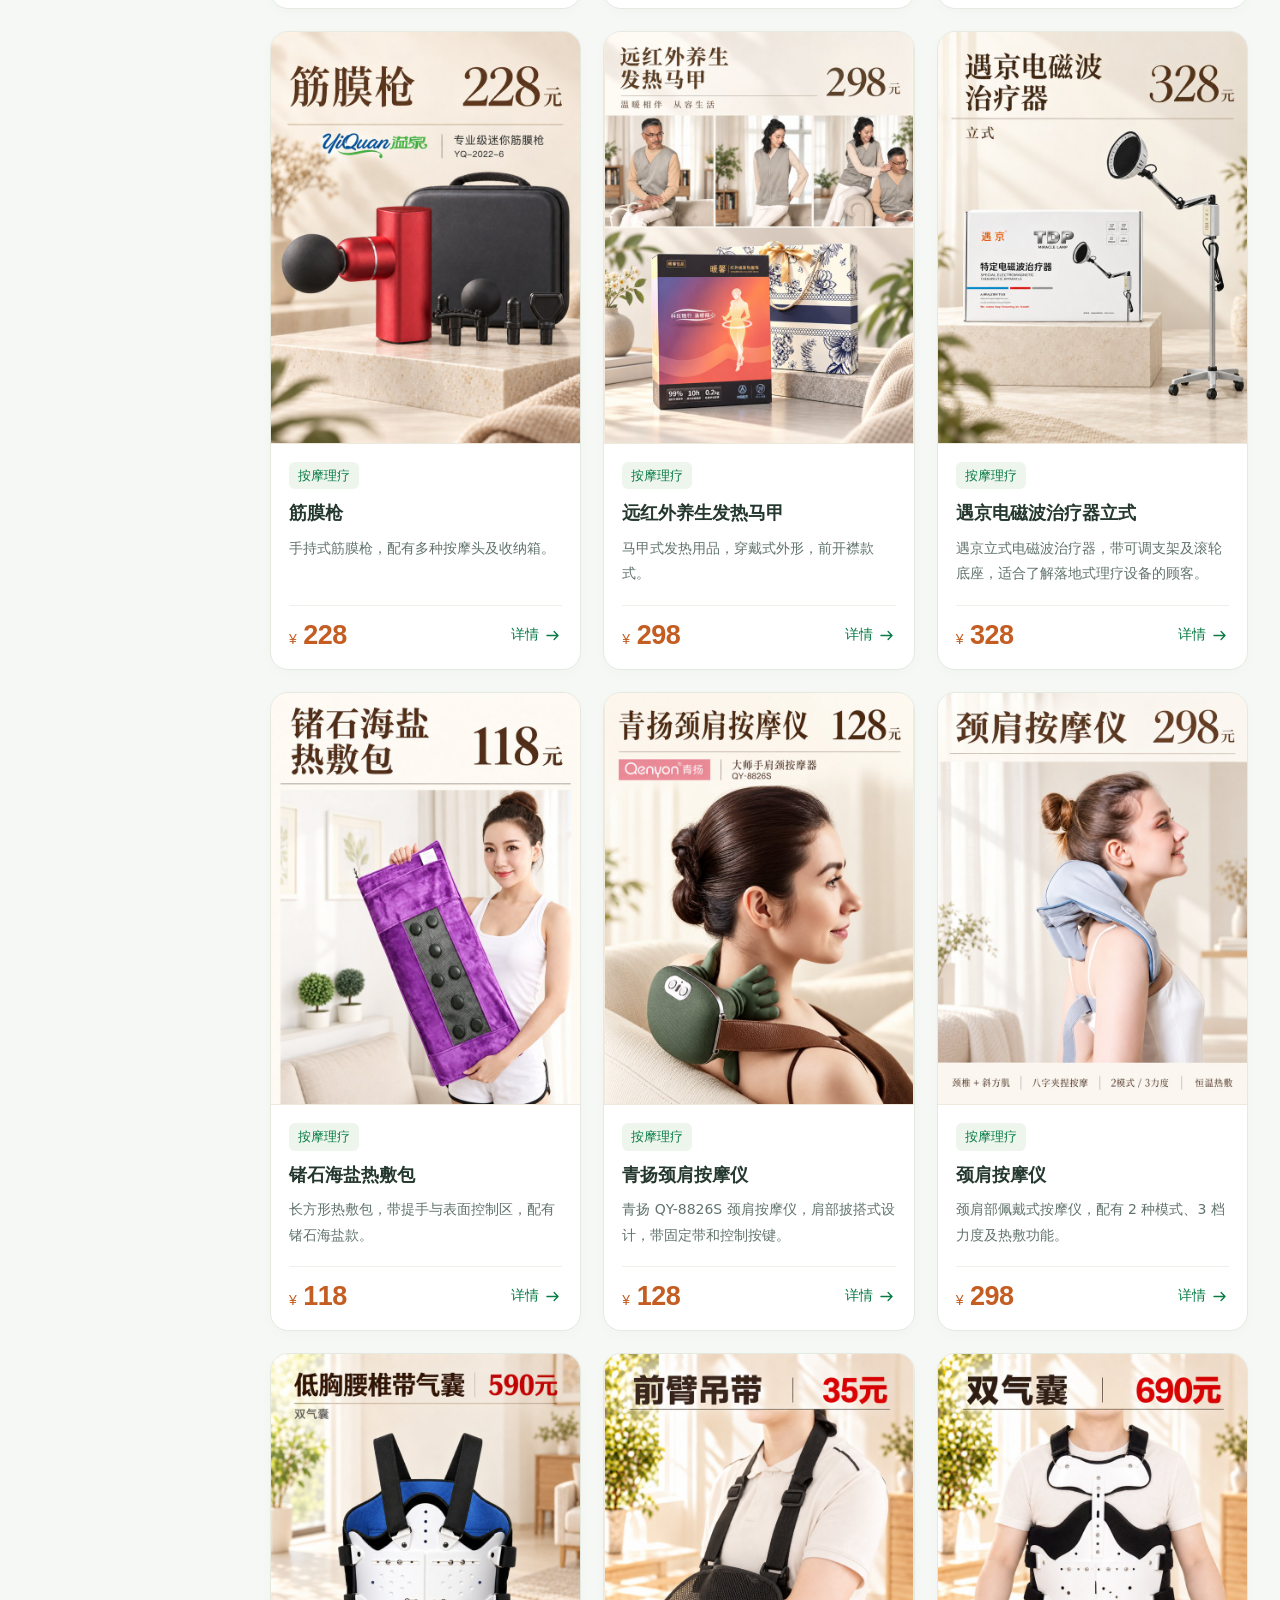
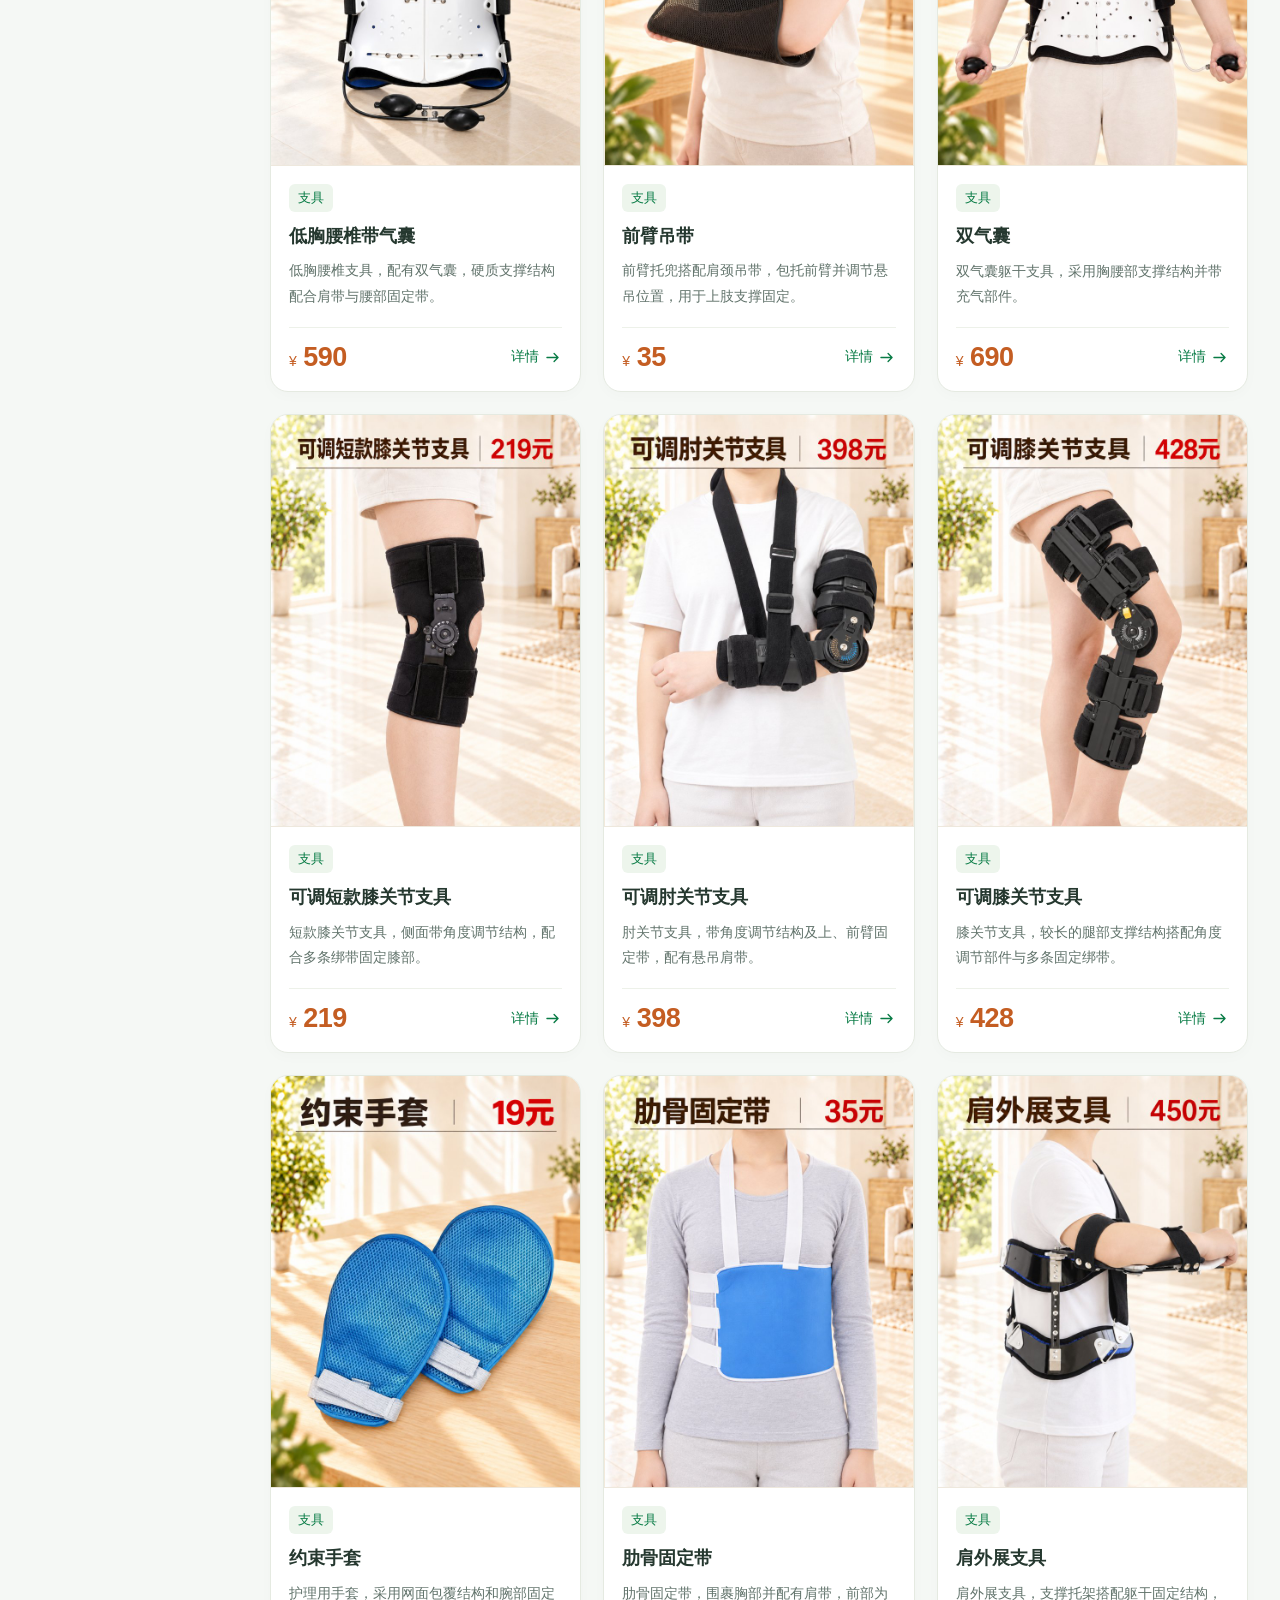
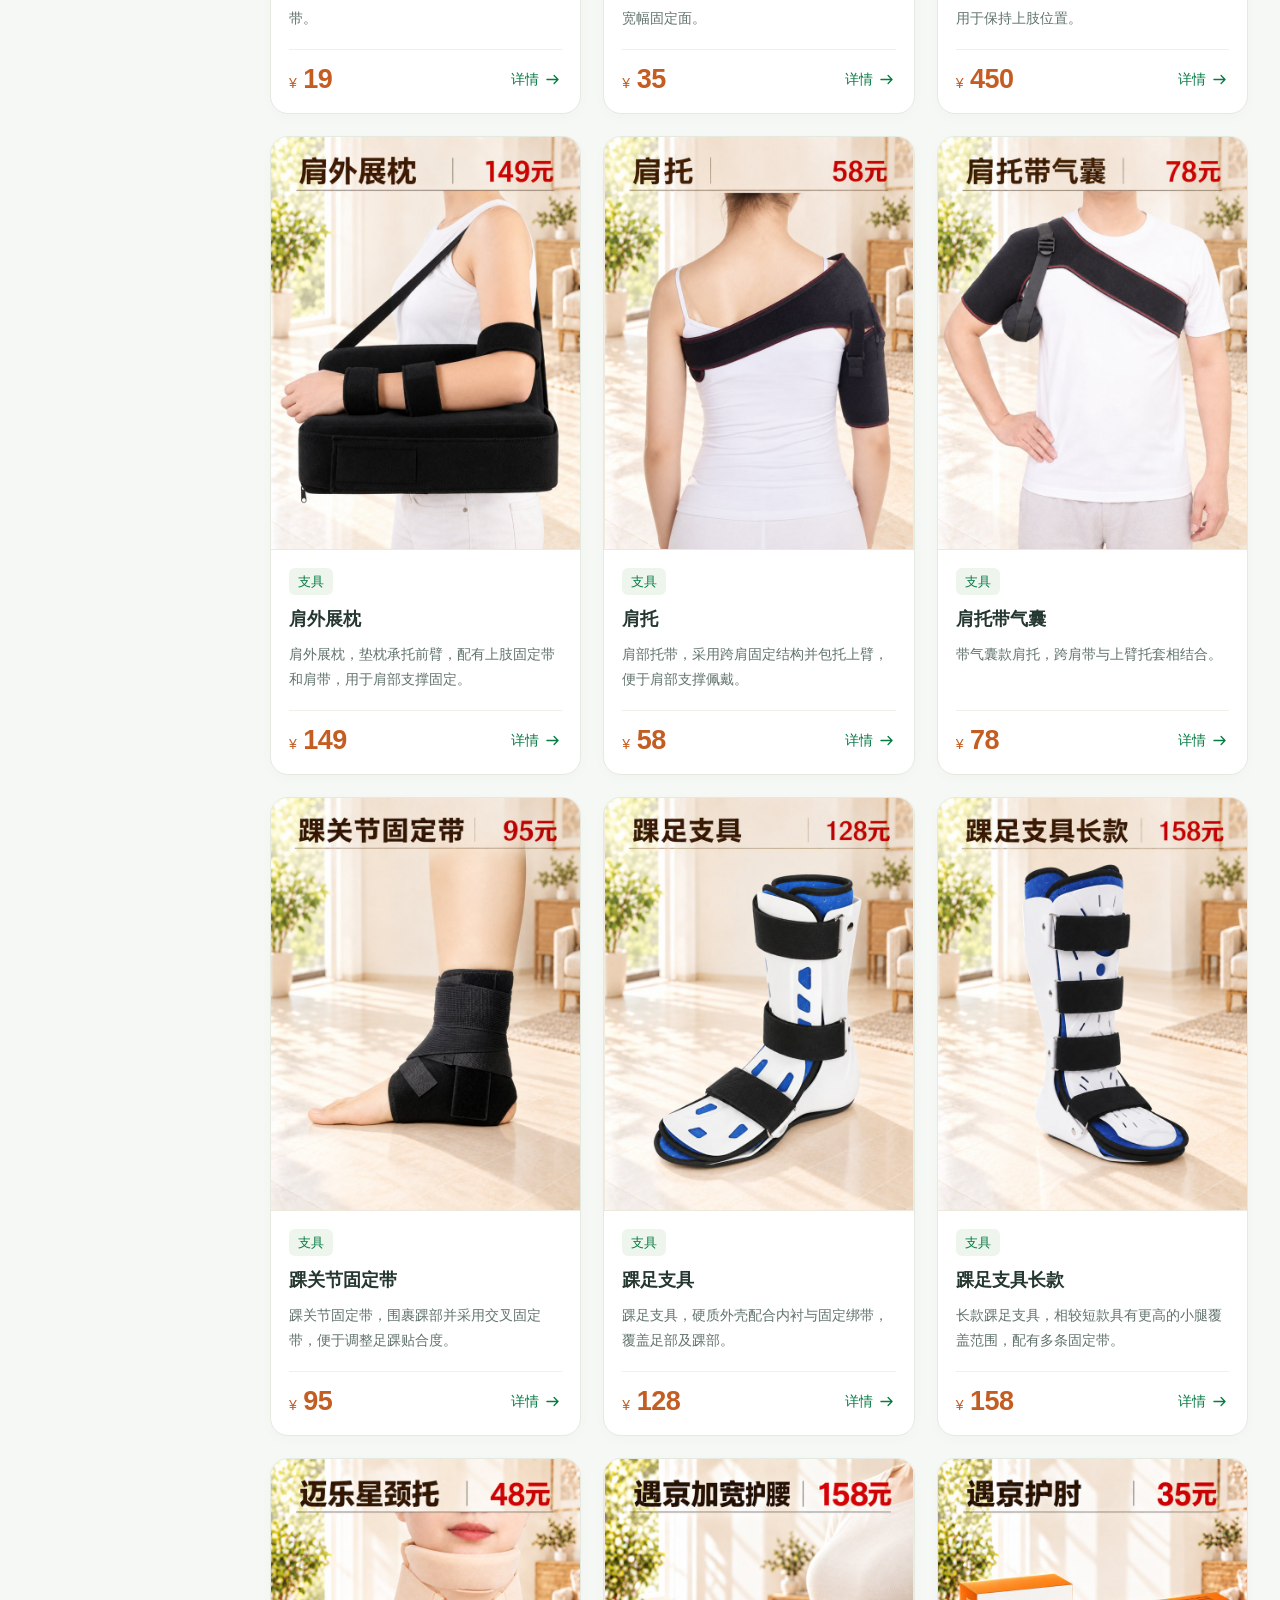
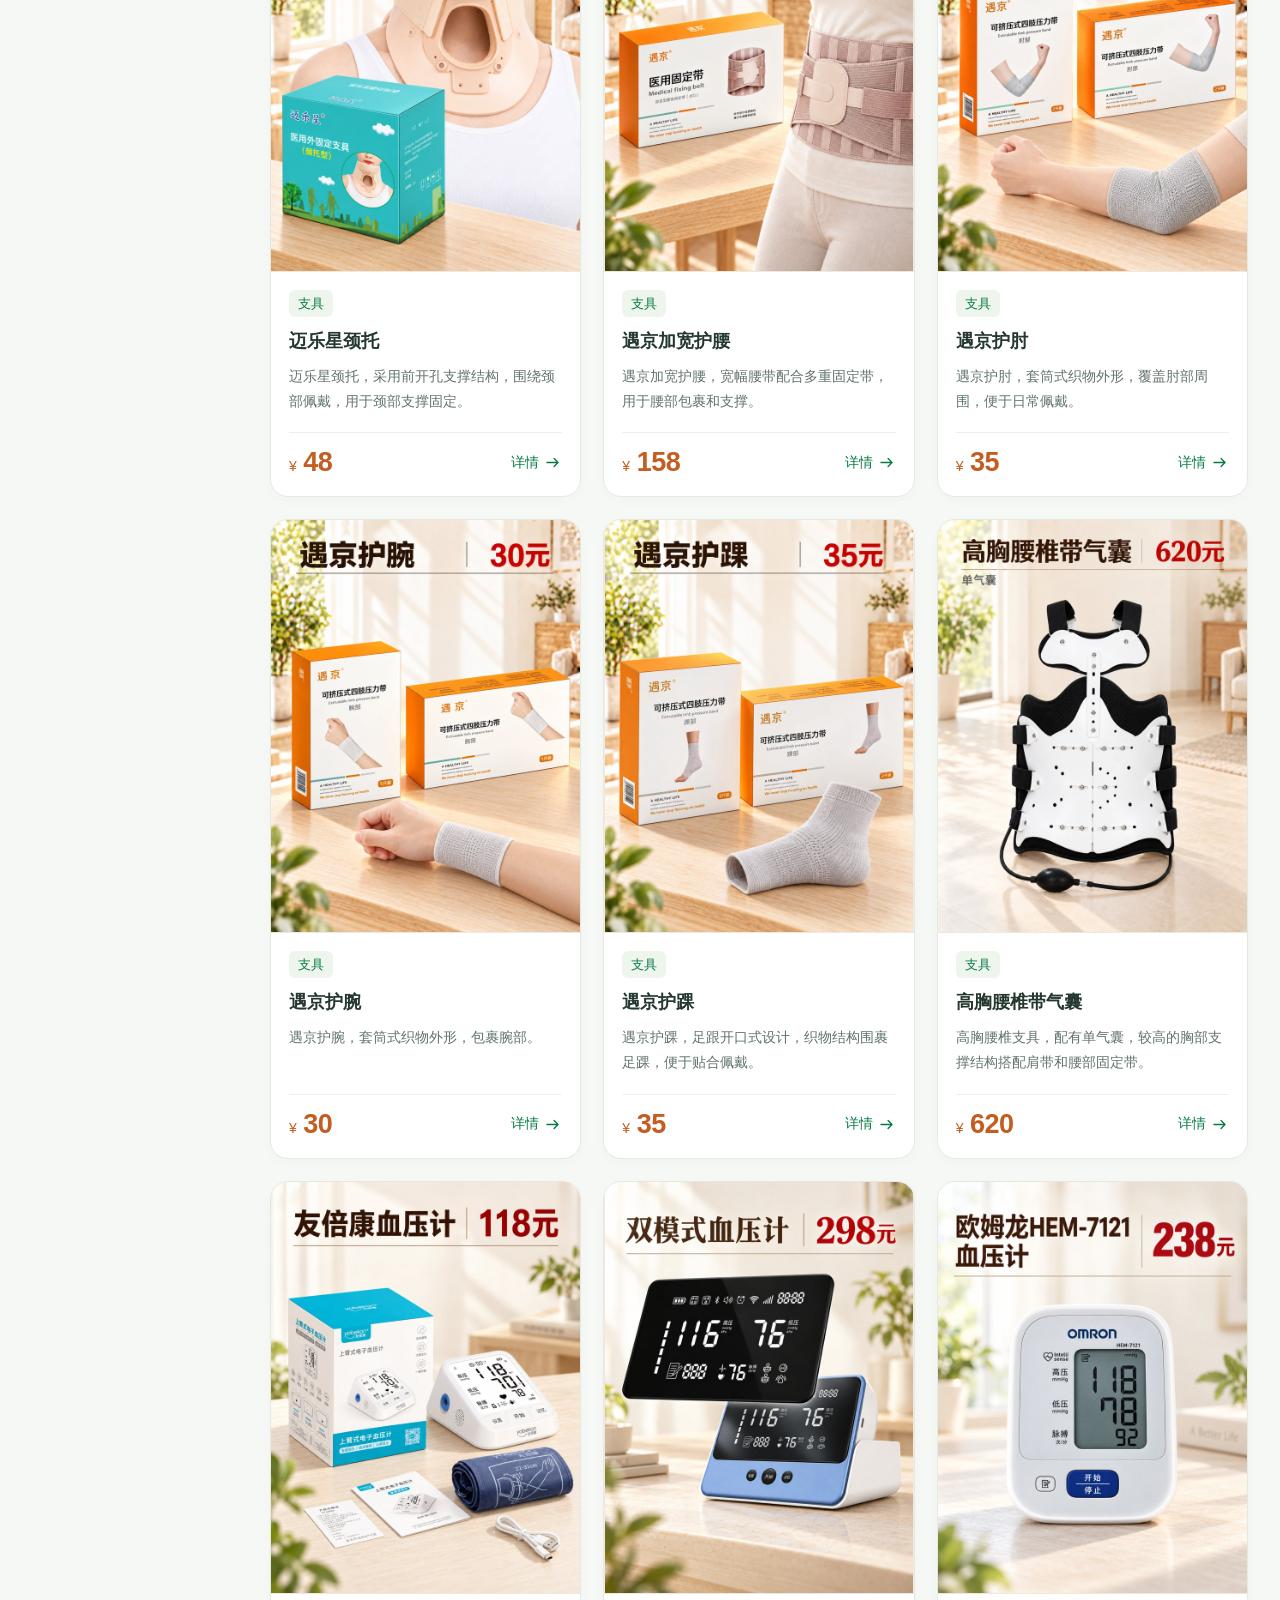
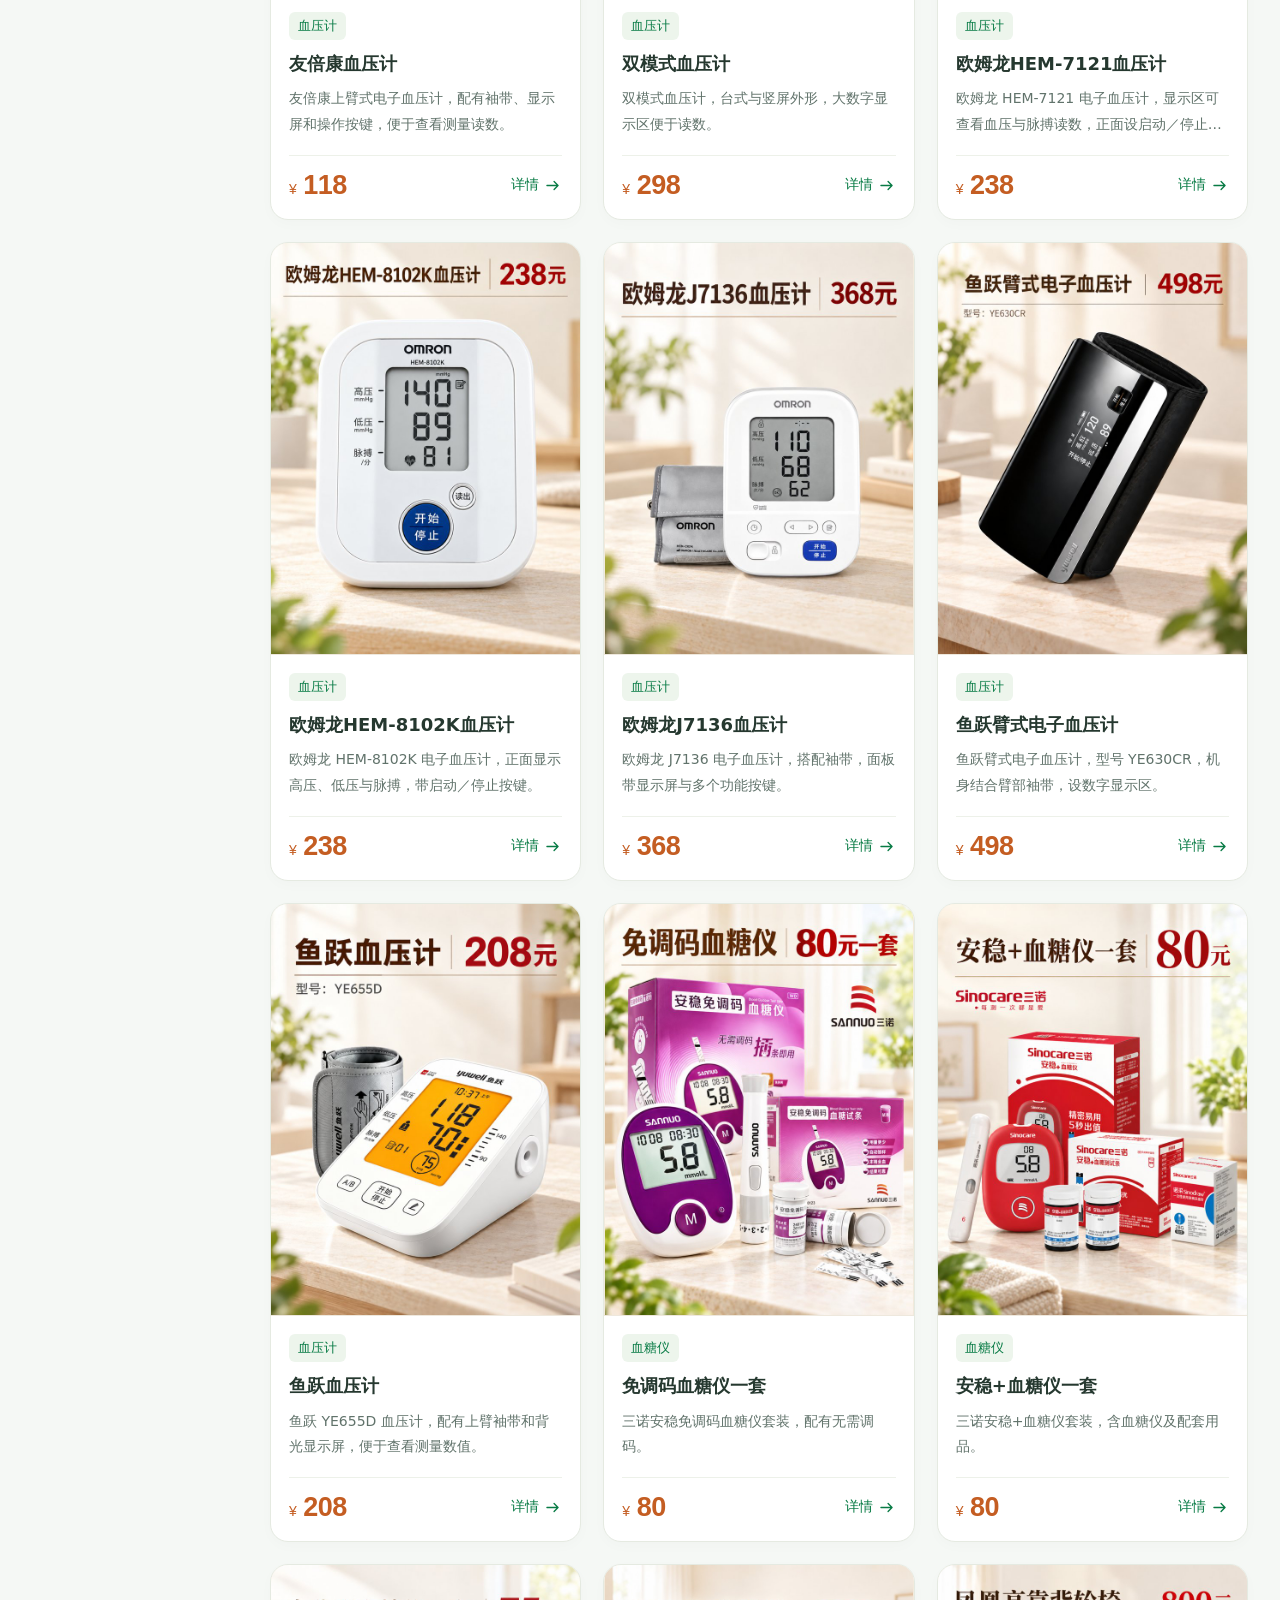
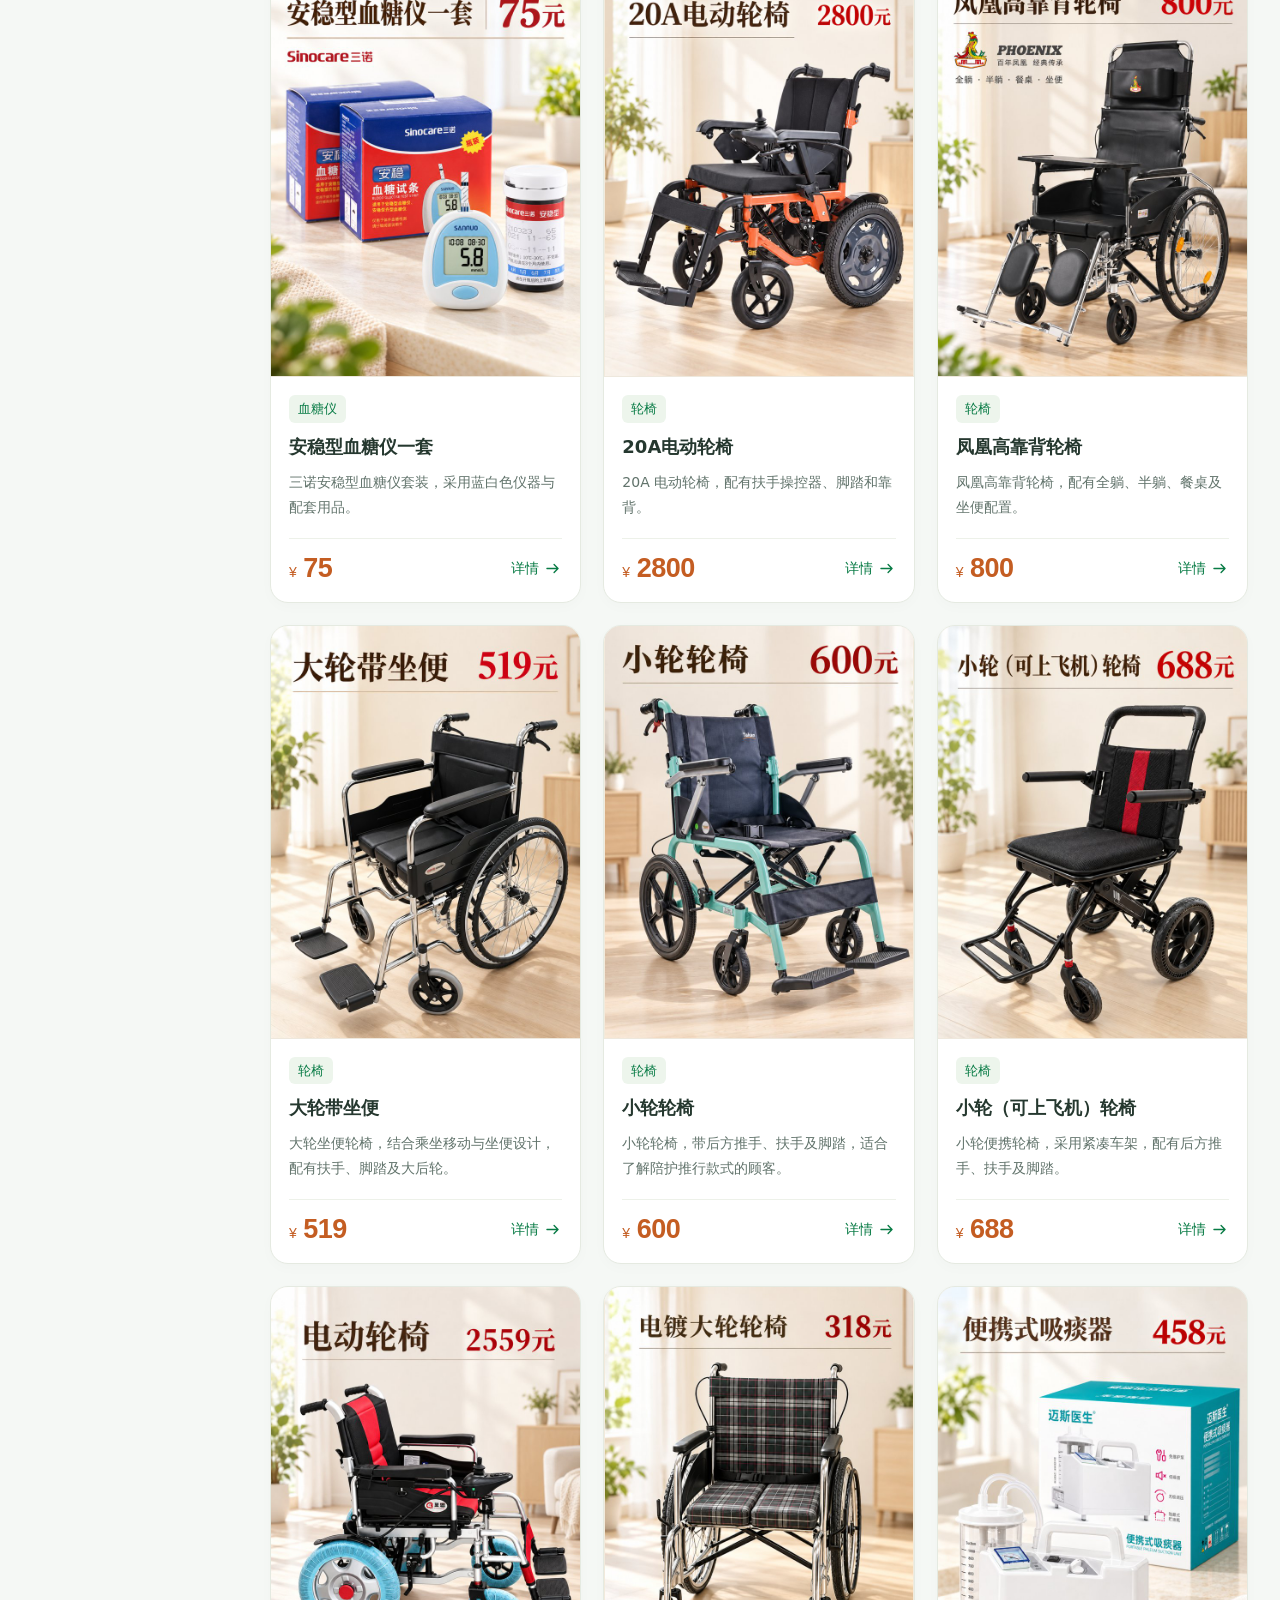
<file: frontend/index.html>
<!doctype html>
<html lang="zh-CN"><head><meta charset="utf-8"><meta name="viewport" content="width=device-width,initial-scale=1,viewport-fit=cover"><meta name="theme-color" content="#087b45"><meta name="description" content="再青春银发超市产品分类图册，浏览助行、护理、健康监测等76款产品，搜索产品介绍并联系门店。"><title>再青春银发超市 · 产品图册</title><link rel="icon" href="assets/logo.png"><link rel="stylesheet" href="style.css"></head>
<body>
<header class="brandbar"><a class="brand" href="#" aria-label="再青春银发超市首页"><img src="assets/logo.png" alt="再青春银发超市标志" width="70" height="50"><span><strong>再青春<span class="brand-sub">银发超市</span></strong><small>产品分类图册</small></span></a><a class="desktop-contact" href="#store">联系门店 <svg class="ui-icon" viewBox="0 0 24 24" aria-hidden="true"><path d="M5 12h14m-5-5 5 5-5 5"/></svg></a></header>
<main>
<section class="intro"><div><p class="eyebrow">再青春 · 好生活</p><h1>日常所需，<span>用心为您。</span></h1><p>从便捷出行到居家照护，找到适合的生活好物。</p></div><div class="catalog-stat"><strong>76</strong> 款产品<span>11 个品类 · 按需查找</span></div></section>
<section class="search-area" aria-label="搜索产品"><div class="search-box"><span><svg class="ui-icon" viewBox="0 0 24 24" aria-hidden="true"><circle cx="10.5" cy="10.5" r="6.5"/><path d="m16 16 4.5 4.5"/></svg></span><input id="search" type="search" placeholder="搜索产品、品牌或用途" aria-label="搜索产品、品牌或用途" autocomplete="off"><button id="clear" class="clear" hidden aria-label="清空搜索">清空</button></div><p>试试搜索：<button class="suggest" data-q="轮椅">轮椅</button><button class="suggest" data-q="血压计">血压计</button><button class="suggest" data-q="护腰">护腰</button></p></section>
<div class="catalog-layout" id="catalog"><aside class="category-panel"><div class="category-heading"><h2>产品分类</h2><span>11 类</span></div><nav id="categories" aria-label="产品分类"></nav></aside><section class="results" aria-labelledby="result-title"><div class="result-header"><div><h2 id="result-title">全部产品</h2><p id="result-count" role="status" aria-live="polite">共 76 款产品</p></div></div><div class="product-grid" id="grid"></div><div id="empty" class="empty" hidden><strong>暂未找到相关产品</strong><p>试试更短的名称，或清除筛选查看全部产品。</p><button id="reset" class="primary">查看全部产品</button></div><noscript>请开启浏览器 JavaScript，以使用产品分类及搜索功能。</noscript></section></div>
<section id="store" class="store"><div class="store-title"><p class="eyebrow">欢迎到店了解</p><h2>再青春银发超市</h2><p>产品选配、价格与库存，可直接联系门店。</p><a class="phone" href="tel:18435716527">184 3571 6527 <span>拨打电话 ↗</span></a></div><div class="store-info"><h3>门店地址</h3><p>尧都区功臣御苑一期西门<br>再青春银发超市</p><h3>公交到店</h3><p>市区 12 路公交车<br>平水街北下车即到</p></div><figure class="contact-card"><img src="assets/contact.png" alt="门店微信二维码、地址与电话：18435716527" loading="lazy" width="581" height="124"><figcaption>长按图片识别二维码，或使用微信扫一扫</figcaption></figure></section>

</main>
<nav class="mobile-bottom" aria-label="快捷导航"><a href="#catalog"><svg class="ui-icon" viewBox="0 0 24 24" aria-hidden="true"><rect x="3" y="3" width="7" height="7" rx="1.5"/><rect x="14" y="3" width="7" height="7" rx="1.5"/><rect x="3" y="14" width="7" height="7" rx="1.5"/><rect x="14" y="14" width="7" height="7" rx="1.5"/></svg><span>产品分类</span></a><a href="#store"><svg class="ui-icon" viewBox="0 0 24 24" aria-hidden="true"><path d="M20 10c0 6-8 11-8 11S4 16 4 10a8 8 0 1 1 16 0Z"/><circle cx="12" cy="10" r="2.5"/></svg><span>门店地址</span></a><a class="call" href="tel:18435716527"><svg class="ui-icon" viewBox="0 0 24 24" aria-hidden="true"><path d="M8 3H4a1 1 0 0 0-1 1c0 9.4 7.6 17 17 17a1 1 0 0 0 1-1v-4l-5-2-2 2a13 13 0 0 1-6-6l2-2-2-5Z"/></svg>电话咨询</a></nav>
<dialog id="detail" aria-labelledby="detail-title"><div class="dialog-top"><span>产品详情</span><button id="close" aria-label="关闭产品详情">✕</button></div><div class="detail-layout"><img id="detail-image" alt=""><div class="detail-copy"><span id="detail-category" class="tag"></span><h2 id="detail-title"></h2><p id="detail-price" class="detail-price"></p><h3>产品介绍</h3><p id="detail-description"></p><a class="primary" href="tel:18435716527">电话咨询这款产品</a><button id="detail-store" class="secondary">查看门店地址</button></div></div></dialog>
<script src="products.js"></script><script src="app.js"></script><script>
  function __send(t,d){ window.parent.postMessage(Object.assign({isStreamlitMessage:true,type:t},d),"*"); }
  function __setH(h){ __send("streamlit:setFrameHeight",{height:h}); }
  __send("streamlit:componentReady",{apiVersion:1});
  function __syncH(){ try{ __setH(document.documentElement.scrollHeight); }catch(e){} }
  window.addEventListener("load", function(){ setTimeout(__syncH, 0); });
  window.addEventListener("resize", __syncH);
  setInterval(__syncH, 500);
</script>
</body></html>
</file>
<file: style.css>
:root{--green:#087b45;--dark:#153d2e;--text:#25382f;--muted:#61736b;--line:#dfe8e2;--bg:#f6f8f6;--orange:#c85b16;font-family:"Microsoft YaHei","PingFang SC",system-ui,sans-serif;color:var(--text);font-size:16px}*{box-sizing:border-box}html{scroll-behavior:smooth;scroll-padding-top:24px}body{margin:0;background:var(--bg)}a{color:inherit;text-decoration:none}button,input{font:inherit}button,a,input{-webkit-tap-highlight-color:transparent}button{cursor:pointer}button:focus-visible,a:focus-visible,input:focus-visible{outline:3px solid #e69b25;outline-offset:4px}button{border:0}h1,h2,h3,p,figure{margin:0}button[hidden],[hidden]{display:none!important}.brandbar{max-width:1280px;margin:auto;min-height:100px;display:flex;align-items:center;justify-content:space-between;padding:18px 32px}.brand{display:flex;align-items:center;gap:14px}.brand img{object-fit:contain;width:70px;height:auto}.brand strong{font-size:27px;letter-spacing:2px;color:var(--green)}.brand-sub{font-size:19px;margin-left:12px;letter-spacing:1px;color:var(--dark)}.brand small{display:block;font-size:14px;color:var(--muted);margin-top:4px;letter-spacing:3px}.desktop-contact{border-bottom:1px solid var(--green);padding:10px 0;color:var(--green);font-weight:600}main{max-width:1216px;margin:auto;padding:0 0 32px}.intro{display:flex;align-items:center;justify-content:space-between;padding:32px 40px;background:var(--dark);color:white;border-radius:18px;gap:20px}.eyebrow{font-size:14px;letter-spacing:3px;margin-bottom:12px}.intro .eyebrow{color:#b8e3c5}.intro h1{font-size:36px;line-height:1.4;font-weight:650;letter-spacing:2px}.intro h1 span{color:#c6e9b4}.intro p:last-child{color:#d0e1d8;margin-top:12px;line-height:1.7}.catalog-stat{color:#d0e1d8;white-space:nowrap;border-left:1px solid #567768;padding:8px 0 8px 32px}.catalog-stat strong{font-size:42px;color:#fff;font-weight:500}.catalog-stat span{display:block;font-size:14px;margin-top:8px}.search-area{padding:28px 0 25px}.search-box{display:flex;align-items:center;gap:15px;border:1px solid #a7c5b4;background:white;border-radius:12px;padding:0 18px;min-height:60px;box-shadow:0 3px 12px #143b2e04}.search-box>span{font-size:34px;color:var(--green);line-height:1}.search-box input{flex:1;min-width:0;border:0;background:none;height:58px;font-size:18px;color:var(--text);outline:0}.search-box:focus-within{box-shadow:0 0 0 3px #087b4525;border-color:var(--green)}.search-box input::-webkit-search-cancel-button{display:none}.clear{color:var(--green);background:#eaf4ec;padding:10px;border-radius:7px}.search-area>p{font-size:14px;color:var(--muted);margin-top:10px;display:flex;align-items:center;gap:6px}.suggest{padding:8px 10px;color:var(--green);background:none}.catalog-layout{display:grid;grid-template-columns:206px minmax(0,1fr);gap:32px;align-items:start}.category-panel{position:sticky;top:24px;background:#fff;border:1px solid var(--line);border-radius:14px;padding:18px 10px}.category-heading{display:flex;justify-content:space-between;align-items:center;padding:0 12px 16px}.category-heading h2{font-size:18px}.category-heading span{font-size:14px;color:var(--muted)}#categories{display:flex;flex-direction:column;gap:4px}.category{display:flex;justify-content:space-between;align-items:center;width:100%;text-align:left;padding:14px 12px;border-radius:8px;background:transparent;line-height:1.4;color:#4a6055;min-height:48px}.category span:last-child{font-size:14px;opacity:.8}.category:hover{background:#f1f7f2}.category[aria-pressed="true"]{background:var(--green);color:white;font-weight:600}.result-header{display:flex;align-items:center;justify-content:space-between;margin:2px 0 20px;gap:14px}.result-header h2{font-size:24px;line-height:1.4}.result-header p{font-size:14px;color:var(--muted);margin-top:7px}.price-label{color:var(--muted);font-size:14px;white-space:nowrap}.product-grid{display:grid;grid-template-columns:repeat(3,minmax(0,1fr));gap:20px}.product{background:white;border:1px solid var(--line);border-radius:12px;overflow:hidden;display:flex;flex-direction:column}.product-button{display:flex;flex-direction:column;height:100%;width:100%;padding:0;background:none;text-align:left;color:inherit}.product-button:hover .product-name{color:var(--green)}.product-button>img{width:100%;height:auto;aspect-ratio:3/4;object-fit:contain;background:#f2eadc}.product-body{padding:17px;display:flex;flex-direction:column;flex:1;width:100%}.tag{font-size:14px;color:var(--green)}.product-name{font-size:18px;line-height:1.55;margin:7px 0;font-weight:650}.product-desc{font-size:14px;line-height:1.7;color:var(--muted);display:-webkit-box;-webkit-line-clamp:2;-webkit-box-orient:vertical;overflow:hidden;margin-bottom:18px}.product-foot{display:flex;align-items:center;justify-content:space-between;gap:4px;margin-top:auto}.price{color:var(--orange);font-size:23px;font-weight:650}.price small{font-size:14px;font-weight:400}.price.pending{font-size:17px}.view{color:var(--green);font-size:14px;white-space:nowrap}.empty{padding:64px 20px;text-align:center;background:#fff;border:1px dashed var(--line);border-radius:12px}.empty strong{font-size:22px}.empty p{margin:15px 0 25px;color:var(--muted);line-height:1.8}.primary{display:inline-flex;justify-content:center;align-items:center;background:var(--green);color:white;min-height:50px;padding:12px 22px;border-radius:9px;font-weight:600}.store{margin-top:64px;padding:36px;background:#e8f0e9;border-radius:16px;display:grid;grid-template-columns:1.15fr 1fr;gap:30px;scroll-margin-top:24px}.store .eyebrow{color:var(--green)}.store h2{font-size:26px}.store-title>p:not(.eyebrow){margin-top:14px;color:#506557;line-height:1.8}.phone{display:block;font-size:28px;color:var(--green);font-weight:650;margin-top:20px}.phone span{display:block;font-size:14px;margin-top:8px}.store-info h3{font-size:15px;color:var(--green);margin-bottom:8px}.store-info p{line-height:1.85;font-size:18px}.store-info h3:not(:first-child){margin-top:18px}.contact-card{grid-column:1/-1;max-width:640px}.contact-card img{width:100%;height:auto;display:block;border-radius:7px}.contact-card figcaption{font-size:14px;color:#4e6657;margin-top:10px}footer{font-size:14px;line-height:1.9;color:var(--muted);margin-top:25px;text-align:center}.mobile-bottom{display:none}dialog{border:0;border-radius:16px;padding:0;width:min(920px,calc(100% - 32px));max-height:90dvh;color:var(--text);box-shadow:0 24px 100px #0004}dialog::backdrop{background:#10291dcc}.dialog-top{display:flex;align-items:center;justify-content:space-between;padding:10px 20px;border-bottom:1px solid var(--line);position:sticky;top:0;background:white;z-index:2}.dialog-top>span{font-weight:600}.dialog-top button{background:#edf3ed;width:44px;height:44px;border-radius:50%;font-size:20px;color:var(--dark)}.detail-layout{display:grid;grid-template-columns:1fr 1fr;align-items:start}.detail-layout>img{width:100%;height:auto}.detail-copy{padding:30px}.detail-copy h2{font-size:26px;line-height:1.5;margin:10px 0}.detail-price{font-size:30px;font-weight:650;color:var(--orange);margin:18px 0 8px}.muted{font-size:14px;color:var(--muted);line-height:1.8}.detail-copy h3{font-size:18px;margin-top:28px;margin-bottom:10px}#detail-description{font-size:17px;line-height:1.9}.detail-source{font-size:14px;line-height:1.8;color:var(--muted);margin:20px 0}.detail-copy .primary{width:100%;margin-top:12px}.secondary{display:block;width:100%;min-height:48px;background:#edf4ed;color:var(--green);border-radius:8px;margin-top:10px}body.modal-open{overflow:hidden}@media(min-width:1450px){main{max-width:1280px}.brandbar{max-width:1344px}}@media(max-width:1279px){main{padding-left:28px;padding-right:28px}.product-grid{gap:14px}.catalog-layout{gap:24px;grid-template-columns:190px minmax(0,1fr)}}@media(max-width:1000px){.catalog-layout{grid-template-columns:170px minmax(0,1fr);gap:20px}.product-grid{grid-template-columns:repeat(2,minmax(0,1fr))}.category{padding:13px 9px}.intro h1{font-size:30px}}@media(max-width:680px){html{scroll-padding-top:14px}.brandbar{min-height:82px;padding:14px 18px}.brand{gap:9px}.brand img{width:55px}.brand strong{font-size:23px;letter-spacing:1px}.brand-sub{font-size:16px;margin-left:7px}.brand small{font-size:12px;letter-spacing:2px}.desktop-contact{display:none}main{padding:0 16px 105px}.intro{padding:23px 22px;border-radius:12px;display:block}.intro .eyebrow{font-size:12px;margin-bottom:8px}.intro h1{font-size:27px;letter-spacing:0}.intro p:last-child{font-size:14px;margin-top:9px}.catalog-stat{display:none}.search-area{padding:20px 0 14px}.search-box{min-height:56px;padding:0 13px;gap:9px}.search-box input{font-size:16px;height:54px}.search-area>p{margin-top:4px}.catalog-layout{display:block}.category-panel{position:static;border:0;background:none;padding:0;border-radius:0;margin:0 -16px 20px}.category-heading{padding:0 18px 12px}.category-heading h2{font-size:17px}#categories{display:grid;grid-template-columns:repeat(3,minmax(0,1fr));gap:7px;padding:0 16px}.category{padding:10px 8px;border:1px solid var(--line);background:white;border-radius:8px;font-size:14px;min-height:44px;gap:3px}.category span:last-child{font-size:12px}.category[aria-pressed="true"]{border-color:var(--green)}.result-header{margin-bottom:14px}.result-header h2{font-size:21px}.result-header p{font-size:14px}.price-label{font-size:12px}.product-grid{gap:12px}.product{border-radius:10px}.product-body{padding:12px 10px}.tag{font-size:12px}.product-name{font-size:16px;margin:6px 0}.product-desc{font-size:14px;line-height:1.7;margin-bottom:14px}.price{font-size:22px}.price small{font-size:12px}.view{font-size:12px}.product-foot{flex-wrap:wrap;gap:7px}.store{margin-top:35px;padding:24px 20px;grid-template-columns:1fr;gap:25px}.store h2{font-size:23px}.store-info p{font-size:17px}.contact-card{grid-column:auto}.phone{font-size:27px}footer{text-align:left;font-size:12px}.mobile-bottom{display:flex;position:fixed;bottom:0;left:0;right:0;background:#fff;z-index:5;box-shadow:0 -3px 20px #173d2810;padding:10px 14px calc(10px + env(safe-area-inset-bottom));align-items:center;gap:8px;border-top:1px solid var(--line)}.mobile-bottom a{min-height:44px;display:flex;align-items:center;justify-content:center;flex:1;font-size:14px;color:var(--dark)}.mobile-bottom .call{color:white;background:var(--green);border-radius:8px;font-weight:600}dialog{width:100%;max-width:100%;max-height:94dvh;margin:auto 0 0;border-radius:16px 16px 0 0}.detail-layout{grid-template-columns:1fr}.detail-layout>img{max-height:56dvh;object-fit:contain;background:#f4eee3}.detail-copy{padding:22px 22px 30px}.detail-copy h2{font-size:24px}.dialog-top{padding:9px 18px}.detail-copy .primary{margin-top:6px}}@media(prefers-reduced-motion:reduce){html{scroll-behavior:auto}}

/* Refined catalog layout */
:root{--bg:#f5f8f5;--dark:#143d2c;--orange:#c45d22}.ui-icon{width:22px;height:22px;flex-shrink:0;vertical-align:middle;stroke:currentColor;fill:none;stroke-width:1.7;stroke-linecap:round;stroke-linejoin:round}
.brandbar{min-height:108px;padding-top:22px;padding-bottom:22px}.brand img{width:74px;mix-blend-mode:multiply}.brand strong{font-size:29px}.desktop-contact{display:flex;align-items:center;gap:12px;padding:13px 19px;border:1px solid #cadbd0;border-radius:30px;font-size:15px;background:#ffffffa6}
.intro{padding:32px 40px 50px;background:linear-gradient(115deg,#e2f0e4,#edf5e9 65%,#f6eddd);border:1px solid #dde9db;border-radius:26px;color:var(--dark)}.intro .eyebrow{color:var(--green)}.intro h1{font-size:38px;font-weight:750}.intro h1 span{color:var(--green)}.intro p:last-child{color:#526b5b}.catalog-stat{border-color:#c6d8c6;color:#526b5b}.catalog-stat strong{font-size:50px;color:var(--green);font-family:Arial,sans-serif;letter-spacing:-2px}
.search-area{position:relative;margin:-26px 30px 25px;padding:0}.search-box{border-color:#d4e4d8;border-radius:16px;min-height:64px;box-shadow:0 8px 24px #213d2310}.search-box>span{display:flex;align-items:center}.search-box input{height:62px}.search-area>p{gap:9px}.suggest{padding:7px 12px;color:#4e6858;background:#e9efe7;border-radius:20px;min-height:36px}
.category-panel{border-radius:20px;padding:22px 12px;box-shadow:0 4px 20px #23412c03}.category{border-radius:11px;gap:8px}.category span:last-child{font-size:13px;min-width:24px;min-height:24px;display:flex;align-items:center;justify-content:center;border-radius:7px;background:#f0f5ef;color:#647d6a;opacity:1}.category[aria-pressed="true"]{box-shadow:0 5px 12px #087b4518}.category[aria-pressed="true"] span:last-child{color:white;background:#ffffff24}
.result-header>div{display:flex;align-items:baseline;gap:16px;flex-wrap:wrap}.result-header h2{font-size:25px;letter-spacing:1px}.result-header p{margin:0}.product-grid{gap:22px}.product{border-color:#e5eae1;border-radius:18px;box-shadow:0 4px 14px #293e2905;transition:transform .2s,box-shadow .2s,border-color .2s}.product-button>img{border-bottom:1px solid #eee8dd}.product-body{padding:18px}.tag{align-self:flex-start;font-size:13px;line-height:1.5;background:#edf5ec;padding:4px 9px;border-radius:6px}.product-name{line-height:1.6;margin:10px 0 8px}.product-desc{line-height:1.8}.product-foot{border-top:1px solid #edf1e9;padding-top:14px;gap:8px}.price{font-size:27px;letter-spacing:-.5px;font-family:Arial,"Microsoft YaHei",sans-serif}.view{display:inline-flex;align-items:center;gap:4px}.view .ui-icon{width:19px;height:19px}
.store{padding:40px;background:var(--dark);color:white;border-radius:24px;gap:34px}.store .eyebrow{color:#c7deb2}.store h2{font-size:29px;letter-spacing:1px}.store-title>p:not(.eyebrow){color:#c2d5c7}.phone{font-size:32px;color:#e4efca;letter-spacing:1px}.phone span{letter-spacing:0}.store-info{border-left:1px solid #ffffff26;padding-left:34px}.store-info h3{color:#c5ddc0}.contact-card img{border:8px solid white;border-radius:12px}.contact-card figcaption{color:#c2d5c7}
dialog{border-radius:24px}dialog::backdrop{background:#112b20bd;backdrop-filter:blur(5px)}.detail-copy{padding:34px}.detail-copy h2{line-height:1.6;margin:16px 0}.detail-price{font-size:34px;margin:18px 0 22px}.detail-copy h3{padding-top:25px;border-top:1px solid var(--line)}#detail-description{line-height:1.95;color:#4c6354}.primary,.secondary{border-radius:12px;min-height:52px}.detail-copy .primary{margin-top:32px}
@media(hover:hover){.product:hover{transform:translateY(-4px);box-shadow:0 12px 28px #21432610;border-color:#bacfbf}}
@media(max-width:1000px){.intro h1{font-size:31px}.intro{padding-left:30px;padding-right:30px}.product-grid{gap:18px}}
@media(max-width:680px){
.brandbar{min-height:89px;padding:18px 18px 16px}.brand img{width:58px}.brand strong{font-size:25px}.brand-sub{font-size:16px}.desktop-contact{display:none}.intro{padding:22px 20px 40px;border-radius:20px}.intro h1{font-size:28px;line-height:1.45}.intro .eyebrow{margin-bottom:7px}.intro p:last-child{line-height:1.8}.search-area{margin:-23px 10px 23px;padding:0}.search-box{min-height:54px;border-radius:13px;box-shadow:0 7px 16px #25482a0c}.search-box input{height:54px}.search-area>p{margin-top:10px;font-size:13px;gap:6px}.suggest{min-height:32px;font-size:13px;padding:6px 10px}
.category-panel{padding:0;background:none;border:0;box-shadow:none;margin:0 -16px 22px}.category-heading{padding:0 18px 13px}.category-heading h2{font-size:18px}#categories{display:grid;grid-template-columns:none;grid-auto-flow:column;grid-template-rows:repeat(2,auto);grid-auto-columns:127px;gap:9px;padding:0 16px 10px;overflow-x:auto;scroll-snap-type:x proximity;scrollbar-width:thin;scrollbar-color:#b8cdbb transparent;overscroll-behavior-x:contain}#categories::-webkit-scrollbar{height:3px}#categories::-webkit-scrollbar-thumb{background:#b8cdbb;border-radius:3px}.category{padding:10px;border-radius:11px;min-height:46px;gap:5px;scroll-snap-align:start}.category span:last-child{font-size:12px;min-width:22px;min-height:22px}.result-header{margin:0 0 15px}.result-header>div{gap:10px}.result-header h2{font-size:22px;letter-spacing:.5px}.result-header p{font-size:13px}.product-grid{gap:14px 12px}.product{border-radius:14px}.product-body{padding:13px 11px}.tag{font-size:12px;padding:3px 7px}.product-name{font-size:16px;margin:8px 0 7px;line-height:1.65}.product-desc{line-height:1.75}.product-foot{padding-top:12px;gap:5px}.price{font-size:25px}.view{font-size:13px;gap:2px}.view .ui-icon{width:17px;height:17px}
.store{padding:26px 22px;gap:26px;border-radius:20px}.store h2{font-size:25px}.store-title>p:not(.eyebrow){font-size:15px}.store-info{border-left:0;border-top:1px solid #ffffff26;padding:22px 0 0}.contact-card img{border-width:4px;border-radius:8px}.contact-card figcaption{font-size:12px;line-height:1.7}.phone{font-size:29px}.mobile-bottom{background:#fffffff5;backdrop-filter:blur(14px);box-shadow:0 -4px 24px #173d280a}.mobile-bottom a{min-height:48px;flex-direction:column;gap:3px;font-size:12px;color:#536e5b}.mobile-bottom .ui-icon{width:21px;height:21px}.mobile-bottom .call{flex:1.5;flex-direction:row;gap:7px;border-radius:14px;font-size:15px}dialog{border-radius:22px 22px 0 0}.detail-copy{padding:25px 24px 32px}.detail-copy h2{font-size:25px}.detail-copy .primary{margin-top:24px}}
@media(max-width:360px){.intro{padding-left:17px;padding-right:17px}.intro h1{font-size:25px}.brand strong{font-size:23px}.brand-sub{font-size:15px;margin-left:6px}.product-grid{gap:10px}.product-body{padding:12px 9px}.view{font-size:12px}.price{font-size:23px}}
@media(prefers-reduced-motion:reduce){.product{transition:none}}
@media(max-width:680px){#categories{scroll-padding-inline:16px}.category-heading>span::after{content:" · 左右滑动";color:#627369}}

/* Sharing, shopping list and optional large text. */
.header-actions{display:flex;align-items:center;justify-content:flex-end;gap:10px;flex-wrap:wrap}.utility-button,.card-add{background:#eaf4ec;color:var(--green);border:1px solid #bdd5c4;border-radius:10px;padding:10px 14px;min-height:44px}.utility-button[aria-pressed=true]{background:var(--green);color:#fff}[data-list-count]{display:inline-block;min-width:22px;text-align:center;font-weight:700}.card-add{margin:0 12px 12px;flex-shrink:0}.detail-tools{display:flex;flex-wrap:wrap;gap:10px;margin-top:20px}.detail-copy .detail-tools .primary{margin-top:0}.detail-tools button{flex:1 1 140px;min-height:48px}.secondary{background:#edf4ef;color:var(--green);border:1px solid #b8d1c0;border-radius:10px;padding:12px 16px}.feature-help,.navigation-hint{font-size:14px;line-height:1.8;margin-top:12px;color:var(--muted)}.store .navigation-hint{color:#d0e1d8}.store-nav{display:inline-flex;margin-top:18px}.address-copy{background:transparent;color:inherit;text-decoration:underline;min-height:44px;padding:10px}.feedback{font-size:15px;line-height:1.7;color:var(--green)}.feedback:empty{display:none}.feedback:not(:empty){margin:12px 0}.toast:not(:empty){position:fixed;bottom:90px;left:50%;transform:translateX(-50%);max-width:calc(100% - 32px);width:max-content;background:#153d2e;color:white;padding:12px 18px;border-radius:12px;z-index:50;box-shadow:0 3px 20px #0002;pointer-events:none}#shopping-list,#copy-dialog{width:min(760px,calc(100% - 24px));max-height:90dvh;overflow:auto}.dialog-top h2{font-size:22px;margin:0;line-height:1.4}.list-content{padding:12px 24px 28px}.list-row{display:grid;grid-template-columns:72px minmax(0,1fr) auto;gap:14px;padding:20px 0;border-bottom:1px solid var(--line);align-items:start}.list-row img{width:72px;height:96px;object-fit:contain;background:#f6f4ee;border-radius:8px}.list-row-main{min-width:0}.list-product-name{padding:0;background:none;text-align:left;color:var(--dark);font-weight:650;font-size:18px;line-height:1.6;overflow-wrap:anywhere}.list-unit-price{margin:6px 0;color:var(--muted);font-size:15px}.quantity-controls{display:flex;align-items:center;gap:8px;flex-wrap:wrap}.quantity-controls button{min-width:44px;min-height:44px;border-radius:8px;background:#edf4ef;color:var(--green)}.quantity-controls span{min-width:24px;text-align:center}.quantity-controls .remove-item{background:none;text-decoration:underline;padding:8px}.list-subtotal{color:var(--orange);padding-top:4px;line-height:1.6}.list-summary{padding:20px 0;line-height:1.9}.list-summary strong{color:var(--orange);font-size:24px}.list-empty{padding:36px 0;line-height:1.8}.list-actions{display:flex;flex-wrap:wrap;gap:12px}.list-actions button{min-height:48px}.text-button{background:none;color:var(--muted);padding:12px;text-decoration:underline}button:disabled{opacity:.45;cursor:default}#copy-value{width:100%;font:inherit;line-height:1.8;padding:12px;border:1px solid #b8d1c0;border-radius:8px;resize:vertical}.mobile-list{background:none;color:#536e5b;font:inherit;min-height:48px;flex:1;font-size:13px}.mobile-list span{display:block}.large-text{font-size:20px}.large-text :is(p,button,input,.tag,.product-desc,.view,.feature-help,.navigation-hint,.price-label,.category span:last-child,.brand small,.contact-card figcaption){font-size:20px;line-height:1.8}.large-text :is(.product-name,.list-product-name){font-size:24px;line-height:1.7}.large-text :is(.result-header h2,.detail-copy h2,.dialog-top h2){font-size:30px}.large-text :is(.price,.list-summary strong){font-size:30px}.large-text .price small{font-size:20px}.large-text .product-desc{display:block;-webkit-line-clamp:unset}.large-text .product-foot{flex-wrap:wrap}.large-text :is(button,.primary,.secondary){min-height:48px}.large-text .search-box input{height:64px}.large-text .catalog-layout{grid-template-columns:250px minmax(0,1fr)}.large-text .product-grid{grid-template-columns:repeat(2,minmax(0,1fr))}.large-text .brandbar{flex-wrap:wrap;gap:16px}.large-text .category-heading{flex-wrap:wrap;gap:8px}.large-text .result-header{flex-wrap:wrap}
@media(max-width:900px){.brandbar{flex-wrap:wrap;gap:14px}.header-actions{justify-content:flex-start}.large-text .catalog-layout{grid-template-columns:1fr}.large-text .category-panel{position:static}}
@media(max-width:680px){.header-actions{width:100%;gap:8px}.utility-button{flex:1;padding:8px;font-size:15px}.mobile-bottom{gap:4px}.mobile-bottom a{flex:1}.card-add{font-size:14px;padding:8px;margin:0 9px 10px}.detail-tools{flex-direction:column}.detail-tools button{flex:auto}.list-content{padding:10px 16px 24px}.list-row{grid-template-columns:60px minmax(0,1fr);gap:10px}.list-row img{width:60px;height:80px}.list-subtotal{grid-column:2}.list-actions button{flex:1 1 120px}.large-text .product-grid{grid-template-columns:1fr}.large-text #categories{grid-auto-columns:190px}.large-text .header-actions{align-items:stretch}.large-text .utility-button{flex:1 1 140px}.large-text .mobile-bottom :is(a,button){font-size:18px}.large-text .mobile-bottom .call{font-size:18px;flex:1.2}.large-text .brand-sub{display:block;margin-left:0}.large-text .search-area>p{flex-wrap:wrap}.large-text .detail-copy{padding:20px 16px}.large-text .dialog-top h2{font-size:26px}.large-text .list-row{grid-template-columns:1fr}.large-text .list-row img{display:none}.large-text .list-subtotal{grid-column:1}}

/* Map selection and WeChat share guidance. */
#map-dialog,#share-guide{width:min(620px,calc(100% - 24px));max-height:90dvh;overflow:auto}.map-address,.share-instructions{line-height:1.9;margin:12px 0 20px;font-size:18px}.map-options{display:grid;gap:12px}.map-choice{display:flex;align-items:center;justify-content:space-between;min-height:56px;font-weight:600}.map-choice span{margin-left:16px}#map-copy-address{margin-top:16px}#share-guide .list-actions{margin-top:20px}.mobile-map{display:flex;align-items:center;justify-content:center;flex-direction:column;gap:3px;background:none;color:#536e5b;font:inherit;font-size:12px;min-height:48px;flex:1;padding:0}.large-text :is(.share-instructions,.map-address,.map-choice){font-size:22px}.large-text .mobile-map{font-size:18px}.dialog-top button{flex-shrink:0}
</file>
<file: frontend/style.css>
:root{--green:#087b45;--dark:#153d2e;--text:#25382f;--muted:#61736b;--line:#dfe8e2;--bg:#f6f8f6;--orange:#c85b16;font-family:"Microsoft YaHei","PingFang SC",system-ui,sans-serif;color:var(--text);font-size:16px}*{box-sizing:border-box}html{scroll-behavior:smooth;scroll-padding-top:24px}body{margin:0;background:var(--bg)}a{color:inherit;text-decoration:none}button,input{font:inherit}button,a,input{-webkit-tap-highlight-color:transparent}button{cursor:pointer}button:focus-visible,a:focus-visible,input:focus-visible{outline:3px solid #e69b25;outline-offset:4px}button{border:0}h1,h2,h3,p,figure{margin:0}button[hidden],[hidden]{display:none!important}.brandbar{max-width:1280px;margin:auto;min-height:100px;display:flex;align-items:center;justify-content:space-between;padding:18px 32px}.brand{display:flex;align-items:center;gap:14px}.brand img{object-fit:contain;width:70px;height:auto}.brand strong{font-size:27px;letter-spacing:2px;color:var(--green)}.brand-sub{font-size:19px;margin-left:12px;letter-spacing:1px;color:var(--dark)}.brand small{display:block;font-size:14px;color:var(--muted);margin-top:4px;letter-spacing:3px}.desktop-contact{border-bottom:1px solid var(--green);padding:10px 0;color:var(--green);font-weight:600}main{max-width:1216px;margin:auto;padding:0 0 32px}.intro{display:flex;align-items:center;justify-content:space-between;padding:32px 40px;background:var(--dark);color:white;border-radius:18px;gap:20px}.eyebrow{font-size:14px;letter-spacing:3px;margin-bottom:12px}.intro .eyebrow{color:#b8e3c5}.intro h1{font-size:36px;line-height:1.4;font-weight:650;letter-spacing:2px}.intro h1 span{color:#c6e9b4}.intro p:last-child{color:#d0e1d8;margin-top:12px;line-height:1.7}.catalog-stat{color:#d0e1d8;white-space:nowrap;border-left:1px solid #567768;padding:8px 0 8px 32px}.catalog-stat strong{font-size:42px;color:#fff;font-weight:500}.catalog-stat span{display:block;font-size:14px;margin-top:8px}.search-area{padding:28px 0 25px}.search-box{display:flex;align-items:center;gap:15px;border:1px solid #a7c5b4;background:white;border-radius:12px;padding:0 18px;min-height:60px;box-shadow:0 3px 12px #143b2e04}.search-box>span{font-size:34px;color:var(--green);line-height:1}.search-box input{flex:1;min-width:0;border:0;background:none;height:58px;font-size:18px;color:var(--text);outline:0}.search-box:focus-within{box-shadow:0 0 0 3px #087b4525;border-color:var(--green)}.search-box input::-webkit-search-cancel-button{display:none}.clear{color:var(--green);background:#eaf4ec;padding:10px;border-radius:7px}.search-area>p{font-size:14px;color:var(--muted);margin-top:10px;display:flex;align-items:center;gap:6px}.suggest{padding:8px 10px;color:var(--green);background:none}.catalog-layout{display:grid;grid-template-columns:206px minmax(0,1fr);gap:32px;align-items:start}.category-panel{position:sticky;top:24px;background:#fff;border:1px solid var(--line);border-radius:14px;padding:18px 10px}.category-heading{display:flex;justify-content:space-between;align-items:center;padding:0 12px 16px}.category-heading h2{font-size:18px}.category-heading span{font-size:14px;color:var(--muted)}#categories{display:flex;flex-direction:column;gap:4px}.category{display:flex;justify-content:space-between;align-items:center;width:100%;text-align:left;padding:14px 12px;border-radius:8px;background:transparent;line-height:1.4;color:#4a6055;min-height:48px}.category span:last-child{font-size:14px;opacity:.8}.category:hover{background:#f1f7f2}.category[aria-pressed="true"]{background:var(--green);color:white;font-weight:600}.result-header{display:flex;align-items:center;justify-content:space-between;margin:2px 0 20px;gap:14px}.result-header h2{font-size:24px;line-height:1.4}.result-header p{font-size:14px;color:var(--muted);margin-top:7px}.price-label{color:var(--muted);font-size:14px;white-space:nowrap}.product-grid{display:grid;grid-template-columns:repeat(3,minmax(0,1fr));gap:20px}.product{background:white;border:1px solid var(--line);border-radius:12px;overflow:hidden;display:flex;flex-direction:column}.product-button{display:flex;flex-direction:column;height:100%;width:100%;padding:0;background:none;text-align:left;color:inherit}.product-button:hover .product-name{color:var(--green)}.product-button>img{width:100%;height:auto;aspect-ratio:3/4;object-fit:contain;background:#f2eadc}.product-body{padding:17px;display:flex;flex-direction:column;flex:1;width:100%}.tag{font-size:14px;color:var(--green)}.product-name{font-size:18px;line-height:1.55;margin:7px 0;font-weight:650}.product-desc{font-size:14px;line-height:1.7;color:var(--muted);display:-webkit-box;-webkit-line-clamp:2;-webkit-box-orient:vertical;overflow:hidden;margin-bottom:18px}.product-foot{display:flex;align-items:center;justify-content:space-between;gap:4px;margin-top:auto}.price{color:var(--orange);font-size:23px;font-weight:650}.price small{font-size:14px;font-weight:400}.price.pending{font-size:17px}.view{color:var(--green);font-size:14px;white-space:nowrap}.empty{padding:64px 20px;text-align:center;background:#fff;border:1px dashed var(--line);border-radius:12px}.empty strong{font-size:22px}.empty p{margin:15px 0 25px;color:var(--muted);line-height:1.8}.primary{display:inline-flex;justify-content:center;align-items:center;background:var(--green);color:white;min-height:50px;padding:12px 22px;border-radius:9px;font-weight:600}.store{margin-top:64px;padding:36px;background:#e8f0e9;border-radius:16px;display:grid;grid-template-columns:1.15fr 1fr;gap:30px;scroll-margin-top:24px}.store .eyebrow{color:var(--green)}.store h2{font-size:26px}.store-title>p:not(.eyebrow){margin-top:14px;color:#506557;line-height:1.8}.phone{display:block;font-size:28px;color:var(--green);font-weight:650;margin-top:20px}.phone span{display:block;font-size:14px;margin-top:8px}.store-info h3{font-size:15px;color:var(--green);margin-bottom:8px}.store-info p{line-height:1.85;font-size:18px}.store-info h3:not(:first-child){margin-top:18px}.contact-card{grid-column:1/-1;max-width:640px}.contact-card img{width:100%;height:auto;display:block;border-radius:7px}.contact-card figcaption{font-size:14px;color:#4e6657;margin-top:10px}footer{font-size:14px;line-height:1.9;color:var(--muted);margin-top:25px;text-align:center}.mobile-bottom{display:none}dialog{border:0;border-radius:16px;padding:0;width:min(920px,calc(100% - 32px));max-height:90dvh;color:var(--text);box-shadow:0 24px 100px #0004}dialog::backdrop{background:#10291dcc}.dialog-top{display:flex;align-items:center;justify-content:space-between;padding:10px 20px;border-bottom:1px solid var(--line);position:sticky;top:0;background:white;z-index:2}.dialog-top>span{font-weight:600}.dialog-top button{background:#edf3ed;width:44px;height:44px;border-radius:50%;font-size:20px;color:var(--dark)}.detail-layout{display:grid;grid-template-columns:1fr 1fr;align-items:start}.detail-layout>img{width:100%;height:auto}.detail-copy{padding:30px}.detail-copy h2{font-size:26px;line-height:1.5;margin:10px 0}.detail-price{font-size:30px;font-weight:650;color:var(--orange);margin:18px 0 8px}.muted{font-size:14px;color:var(--muted);line-height:1.8}.detail-copy h3{font-size:18px;margin-top:28px;margin-bottom:10px}#detail-description{font-size:17px;line-height:1.9}.detail-source{font-size:14px;line-height:1.8;color:var(--muted);margin:20px 0}.detail-copy .primary{width:100%;margin-top:12px}.secondary{display:block;width:100%;min-height:48px;background:#edf4ed;color:var(--green);border-radius:8px;margin-top:10px}body.modal-open{overflow:hidden}@media(min-width:1450px){main{max-width:1280px}.brandbar{max-width:1344px}}@media(max-width:1279px){main{padding-left:28px;padding-right:28px}.product-grid{gap:14px}.catalog-layout{gap:24px;grid-template-columns:190px minmax(0,1fr)}}@media(max-width:1000px){.catalog-layout{grid-template-columns:170px minmax(0,1fr);gap:20px}.product-grid{grid-template-columns:repeat(2,minmax(0,1fr))}.category{padding:13px 9px}.intro h1{font-size:30px}}@media(max-width:680px){html{scroll-padding-top:14px}.brandbar{min-height:82px;padding:14px 18px}.brand{gap:9px}.brand img{width:55px}.brand strong{font-size:23px;letter-spacing:1px}.brand-sub{font-size:16px;margin-left:7px}.brand small{font-size:12px;letter-spacing:2px}.desktop-contact{display:none}main{padding:0 16px 105px}.intro{padding:23px 22px;border-radius:12px;display:block}.intro .eyebrow{font-size:12px;margin-bottom:8px}.intro h1{font-size:27px;letter-spacing:0}.intro p:last-child{font-size:14px;margin-top:9px}.catalog-stat{display:none}.search-area{padding:20px 0 14px}.search-box{min-height:56px;padding:0 13px;gap:9px}.search-box input{font-size:16px;height:54px}.search-area>p{margin-top:4px}.catalog-layout{display:block}.category-panel{position:static;border:0;background:none;padding:0;border-radius:0;margin:0 -16px 20px}.category-heading{padding:0 18px 12px}.category-heading h2{font-size:17px}#categories{display:grid;grid-template-columns:repeat(3,minmax(0,1fr));gap:7px;padding:0 16px}.category{padding:10px 8px;border:1px solid var(--line);background:white;border-radius:8px;font-size:14px;min-height:44px;gap:3px}.category span:last-child{font-size:12px}.category[aria-pressed="true"]{border-color:var(--green)}.result-header{margin-bottom:14px}.result-header h2{font-size:21px}.result-header p{font-size:14px}.price-label{font-size:12px}.product-grid{gap:12px}.product{border-radius:10px}.product-body{padding:12px 10px}.tag{font-size:12px}.product-name{font-size:16px;margin:6px 0}.product-desc{font-size:14px;line-height:1.7;margin-bottom:14px}.price{font-size:22px}.price small{font-size:12px}.view{font-size:12px}.product-foot{flex-wrap:wrap;gap:7px}.store{margin-top:35px;padding:24px 20px;grid-template-columns:1fr;gap:25px}.store h2{font-size:23px}.store-info p{font-size:17px}.contact-card{grid-column:auto}.phone{font-size:27px}footer{text-align:left;font-size:12px}.mobile-bottom{display:flex;position:fixed;bottom:0;left:0;right:0;background:#fff;z-index:5;box-shadow:0 -3px 20px #173d2810;padding:10px 14px calc(10px + env(safe-area-inset-bottom));align-items:center;gap:8px;border-top:1px solid var(--line)}.mobile-bottom a{min-height:44px;display:flex;align-items:center;justify-content:center;flex:1;font-size:14px;color:var(--dark)}.mobile-bottom .call{color:white;background:var(--green);border-radius:8px;font-weight:600}dialog{width:100%;max-width:100%;max-height:94dvh;margin:auto 0 0;border-radius:16px 16px 0 0}.detail-layout{grid-template-columns:1fr}.detail-layout>img{max-height:56dvh;object-fit:contain;background:#f4eee3}.detail-copy{padding:22px 22px 30px}.detail-copy h2{font-size:24px}.dialog-top{padding:9px 18px}.detail-copy .primary{margin-top:6px}}@media(prefers-reduced-motion:reduce){html{scroll-behavior:auto}}

/* Refined catalog layout */
:root{--bg:#f5f8f5;--dark:#143d2c;--orange:#c45d22}.ui-icon{width:22px;height:22px;flex-shrink:0;vertical-align:middle;stroke:currentColor;fill:none;stroke-width:1.7;stroke-linecap:round;stroke-linejoin:round}
.brandbar{min-height:108px;padding-top:22px;padding-bottom:22px}.brand img{width:74px;mix-blend-mode:multiply}.brand strong{font-size:29px}.desktop-contact{display:flex;align-items:center;gap:12px;padding:13px 19px;border:1px solid #cadbd0;border-radius:30px;font-size:15px;background:#ffffffa6}
.intro{padding:32px 40px 50px;background:linear-gradient(115deg,#e2f0e4,#edf5e9 65%,#f6eddd);border:1px solid #dde9db;border-radius:26px;color:var(--dark)}.intro .eyebrow{color:var(--green)}.intro h1{font-size:38px;font-weight:750}.intro h1 span{color:var(--green)}.intro p:last-child{color:#526b5b}.catalog-stat{border-color:#c6d8c6;color:#526b5b}.catalog-stat strong{font-size:50px;color:var(--green);font-family:Arial,sans-serif;letter-spacing:-2px}
.search-area{position:relative;margin:-26px 30px 25px;padding:0}.search-box{border-color:#d4e4d8;border-radius:16px;min-height:64px;box-shadow:0 8px 24px #213d2310}.search-box>span{display:flex;align-items:center}.search-box input{height:62px}.search-area>p{gap:9px}.suggest{padding:7px 12px;color:#4e6858;background:#e9efe7;border-radius:20px;min-height:36px}
.category-panel{border-radius:20px;padding:22px 12px;box-shadow:0 4px 20px #23412c03}.category{border-radius:11px;gap:8px}.category span:last-child{font-size:13px;min-width:24px;min-height:24px;display:flex;align-items:center;justify-content:center;border-radius:7px;background:#f0f5ef;color:#647d6a;opacity:1}.category[aria-pressed="true"]{box-shadow:0 5px 12px #087b4518}.category[aria-pressed="true"] span:last-child{color:white;background:#ffffff24}
.result-header>div{display:flex;align-items:baseline;gap:16px;flex-wrap:wrap}.result-header h2{font-size:25px;letter-spacing:1px}.result-header p{margin:0}.product-grid{gap:22px}.product{border-color:#e5eae1;border-radius:18px;box-shadow:0 4px 14px #293e2905;transition:transform .2s,box-shadow .2s,border-color .2s}.product-button>img{border-bottom:1px solid #eee8dd}.product-body{padding:18px}.tag{align-self:flex-start;font-size:13px;line-height:1.5;background:#edf5ec;padding:4px 9px;border-radius:6px}.product-name{line-height:1.6;margin:10px 0 8px}.product-desc{line-height:1.8}.product-foot{border-top:1px solid #edf1e9;padding-top:14px;gap:8px}.price{font-size:27px;letter-spacing:-.5px;font-family:Arial,"Microsoft YaHei",sans-serif}.view{display:inline-flex;align-items:center;gap:4px}.view .ui-icon{width:19px;height:19px}
.store{padding:40px;background:var(--dark);color:white;border-radius:24px;gap:34px}.store .eyebrow{color:#c7deb2}.store h2{font-size:29px;letter-spacing:1px}.store-title>p:not(.eyebrow){color:#c2d5c7}.phone{font-size:32px;color:#e4efca;letter-spacing:1px}.phone span{letter-spacing:0}.store-info{border-left:1px solid #ffffff26;padding-left:34px}.store-info h3{color:#c5ddc0}.contact-card img{border:8px solid white;border-radius:12px}.contact-card figcaption{color:#c2d5c7}
dialog{border-radius:24px}dialog::backdrop{background:#112b20bd;backdrop-filter:blur(5px)}.detail-copy{padding:34px}.detail-copy h2{line-height:1.6;margin:16px 0}.detail-price{font-size:34px;margin:18px 0 22px}.detail-copy h3{padding-top:25px;border-top:1px solid var(--line)}#detail-description{line-height:1.95;color:#4c6354}.primary,.secondary{border-radius:12px;min-height:52px}.detail-copy .primary{margin-top:32px}
@media(hover:hover){.product:hover{transform:translateY(-4px);box-shadow:0 12px 28px #21432610;border-color:#bacfbf}}
@media(max-width:1000px){.intro h1{font-size:31px}.intro{padding-left:30px;padding-right:30px}.product-grid{gap:18px}}
@media(max-width:680px){
.brandbar{min-height:89px;padding:18px 18px 16px}.brand img{width:58px}.brand strong{font-size:25px}.brand-sub{font-size:16px}.desktop-contact{display:none}.intro{padding:22px 20px 40px;border-radius:20px}.intro h1{font-size:28px;line-height:1.45}.intro .eyebrow{margin-bottom:7px}.intro p:last-child{line-height:1.8}.search-area{margin:-23px 10px 23px;padding:0}.search-box{min-height:54px;border-radius:13px;box-shadow:0 7px 16px #25482a0c}.search-box input{height:54px}.search-area>p{margin-top:10px;font-size:13px;gap:6px}.suggest{min-height:32px;font-size:13px;padding:6px 10px}
.category-panel{padding:0;background:none;border:0;box-shadow:none;margin:0 -16px 22px}.category-heading{padding:0 18px 13px}.category-heading h2{font-size:18px}#categories{display:grid;grid-template-columns:none;grid-auto-flow:column;grid-template-rows:repeat(2,auto);grid-auto-columns:127px;gap:9px;padding:0 16px 10px;overflow-x:auto;scroll-snap-type:x proximity;scrollbar-width:thin;scrollbar-color:#b8cdbb transparent;overscroll-behavior-x:contain}#categories::-webkit-scrollbar{height:3px}#categories::-webkit-scrollbar-thumb{background:#b8cdbb;border-radius:3px}.category{padding:10px;border-radius:11px;min-height:46px;gap:5px;scroll-snap-align:start}.category span:last-child{font-size:12px;min-width:22px;min-height:22px}.result-header{margin:0 0 15px}.result-header>div{gap:10px}.result-header h2{font-size:22px;letter-spacing:.5px}.result-header p{font-size:13px}.product-grid{gap:14px 12px}.product{border-radius:14px}.product-body{padding:13px 11px}.tag{font-size:12px;padding:3px 7px}.product-name{font-size:16px;margin:8px 0 7px;line-height:1.65}.product-desc{line-height:1.75}.product-foot{padding-top:12px;gap:5px}.price{font-size:25px}.view{font-size:13px;gap:2px}.view .ui-icon{width:17px;height:17px}
.store{padding:26px 22px;gap:26px;border-radius:20px}.store h2{font-size:25px}.store-title>p:not(.eyebrow){font-size:15px}.store-info{border-left:0;border-top:1px solid #ffffff26;padding:22px 0 0}.contact-card img{border-width:4px;border-radius:8px}.contact-card figcaption{font-size:12px;line-height:1.7}.phone{font-size:29px}.mobile-bottom{background:#fffffff5;backdrop-filter:blur(14px);box-shadow:0 -4px 24px #173d280a}.mobile-bottom a{min-height:48px;flex-direction:column;gap:3px;font-size:12px;color:#536e5b}.mobile-bottom .ui-icon{width:21px;height:21px}.mobile-bottom .call{flex:1.5;flex-direction:row;gap:7px;border-radius:14px;font-size:15px}dialog{border-radius:22px 22px 0 0}.detail-copy{padding:25px 24px 32px}.detail-copy h2{font-size:25px}.detail-copy .primary{margin-top:24px}}
@media(max-width:360px){.intro{padding-left:17px;padding-right:17px}.intro h1{font-size:25px}.brand strong{font-size:23px}.brand-sub{font-size:15px;margin-left:6px}.product-grid{gap:10px}.product-body{padding:12px 9px}.view{font-size:12px}.price{font-size:23px}}
@media(prefers-reduced-motion:reduce){.product{transition:none}}
@media(max-width:680px){#categories{scroll-padding-inline:16px}.category-heading>span::after{content:" · 左右滑动";color:#627369}}
</file>
